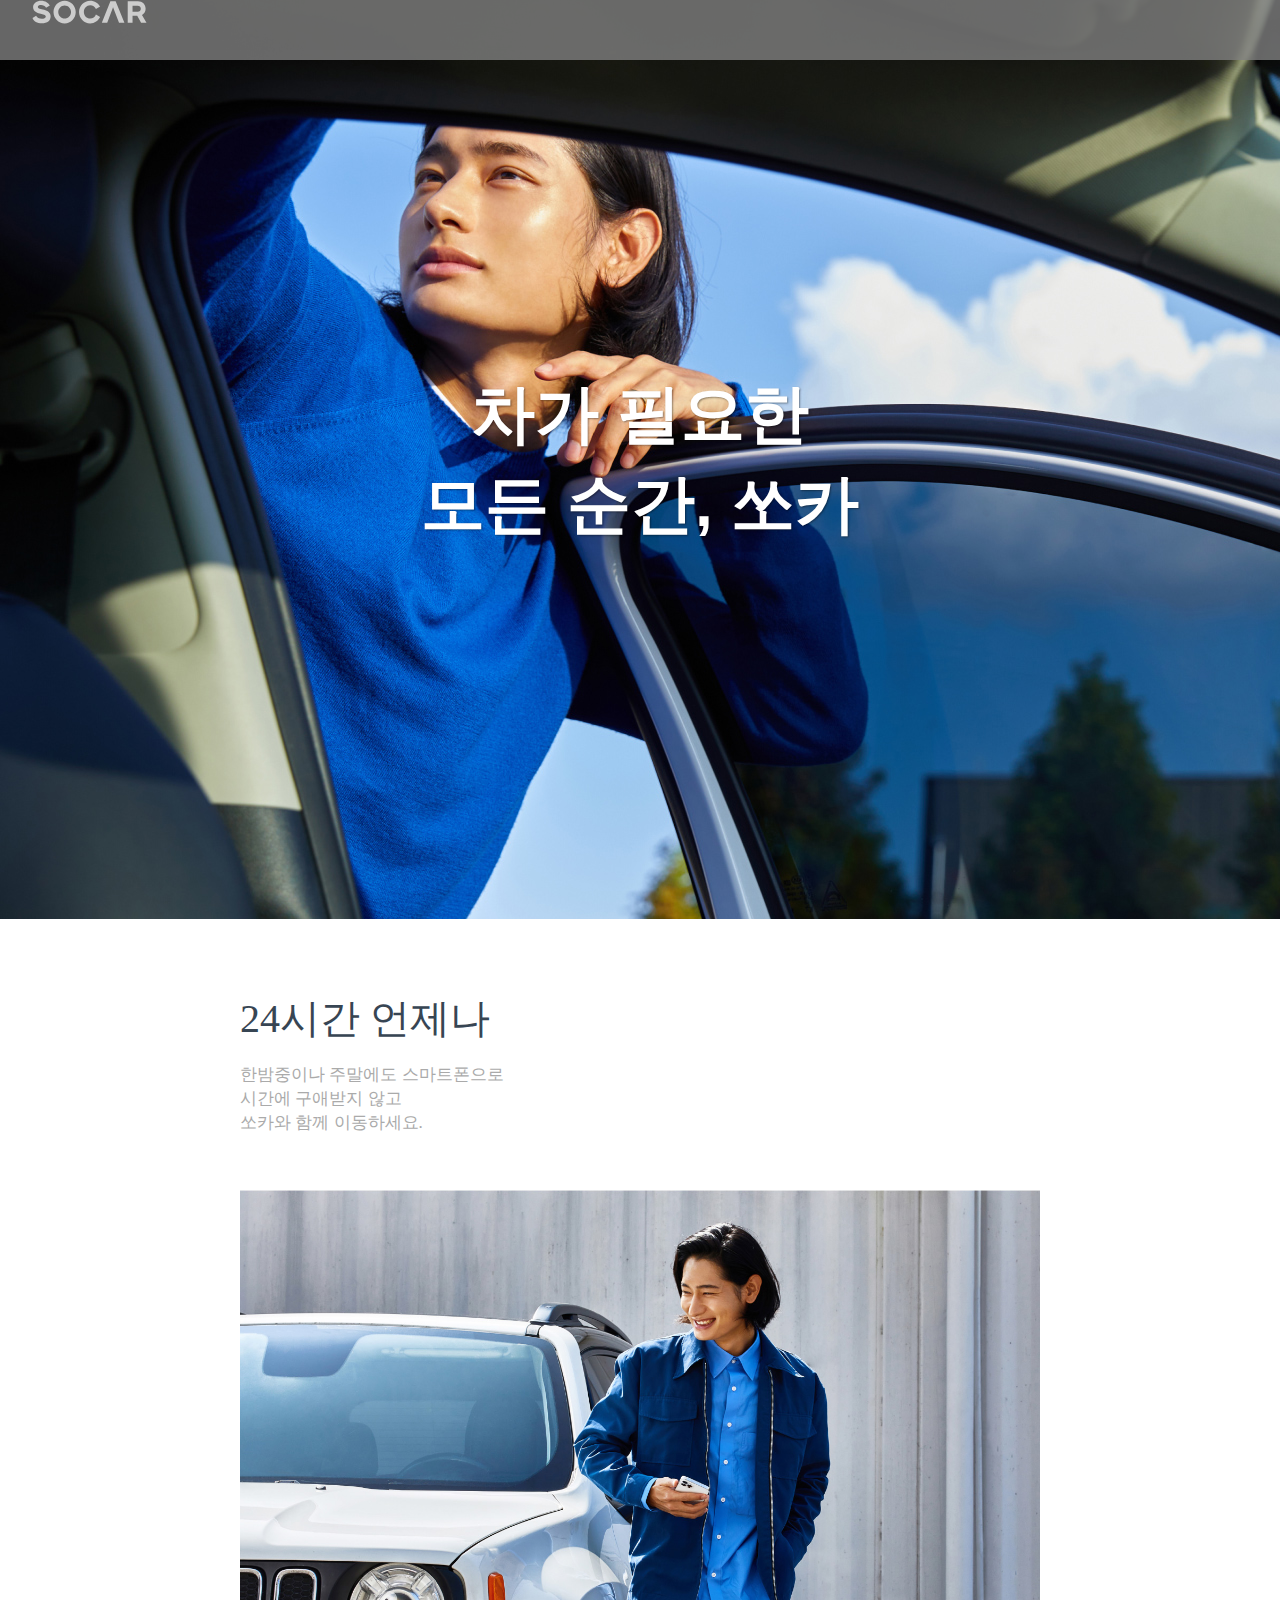
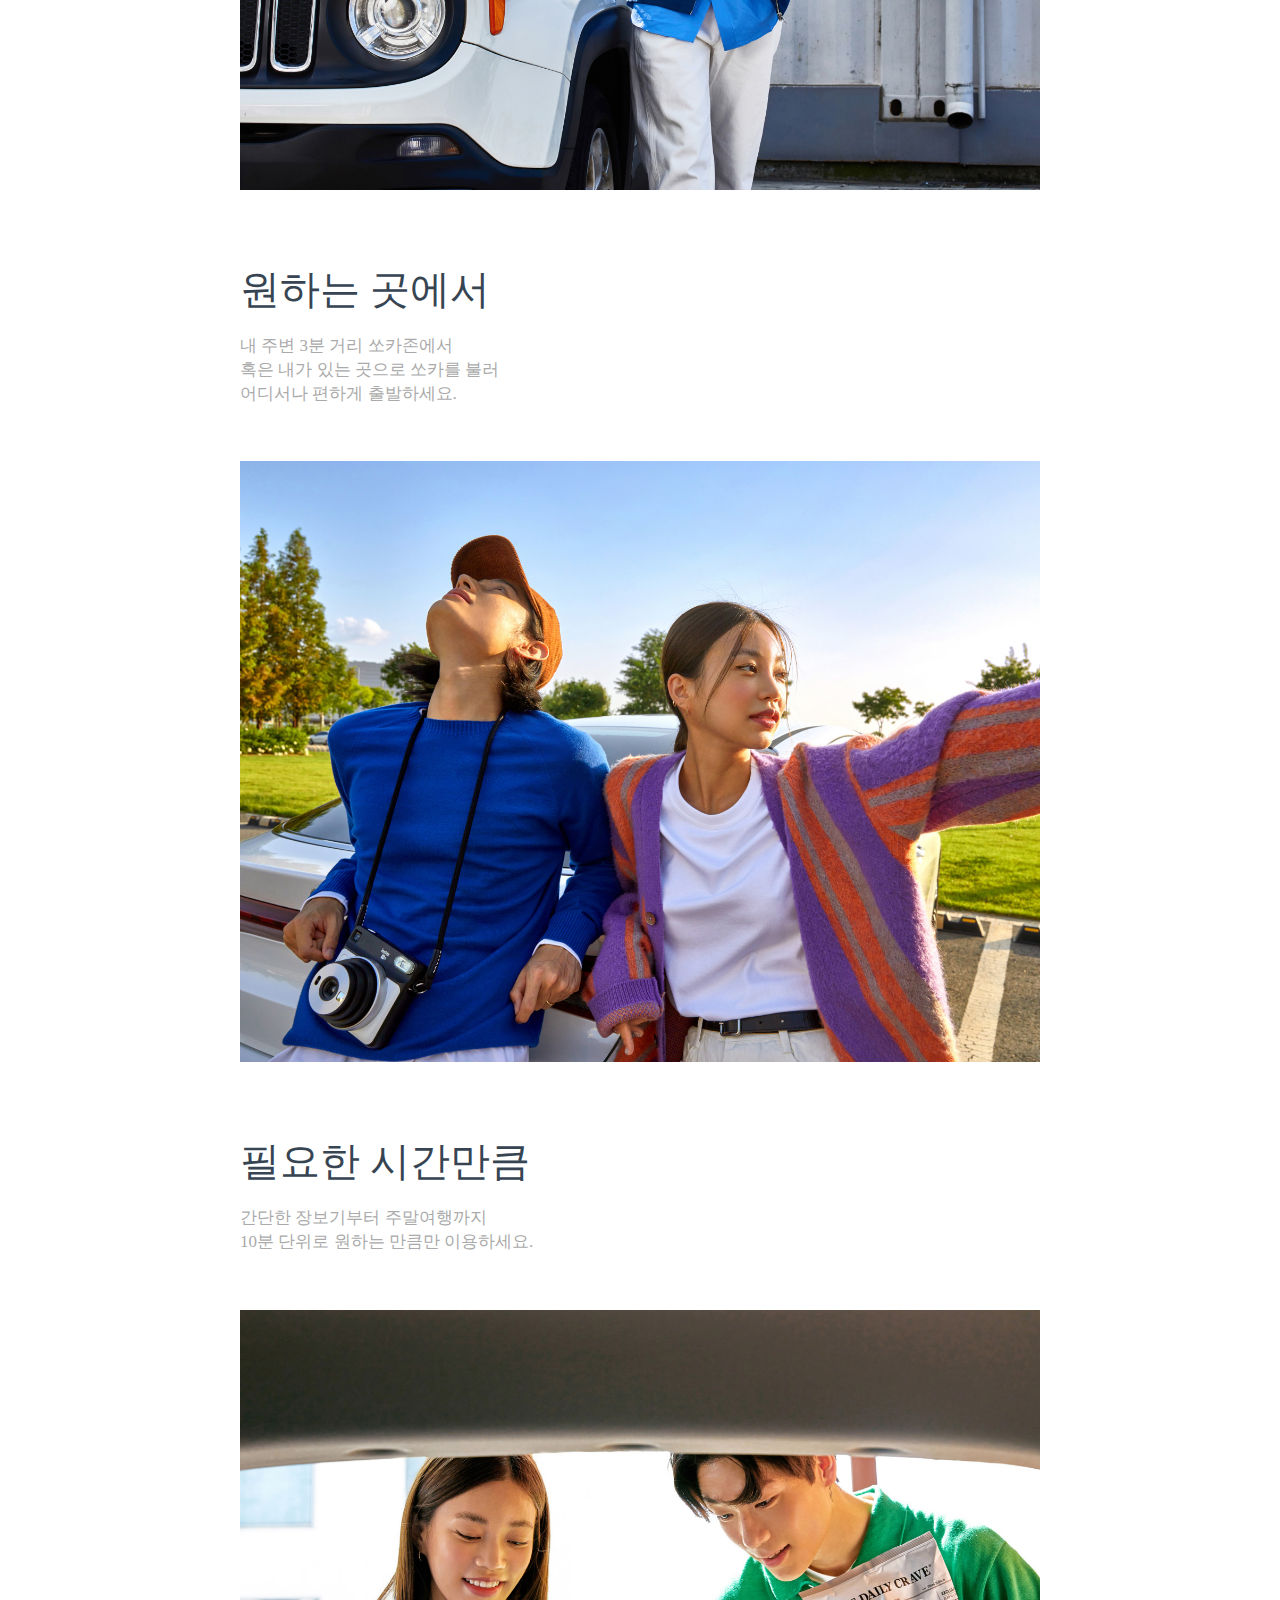
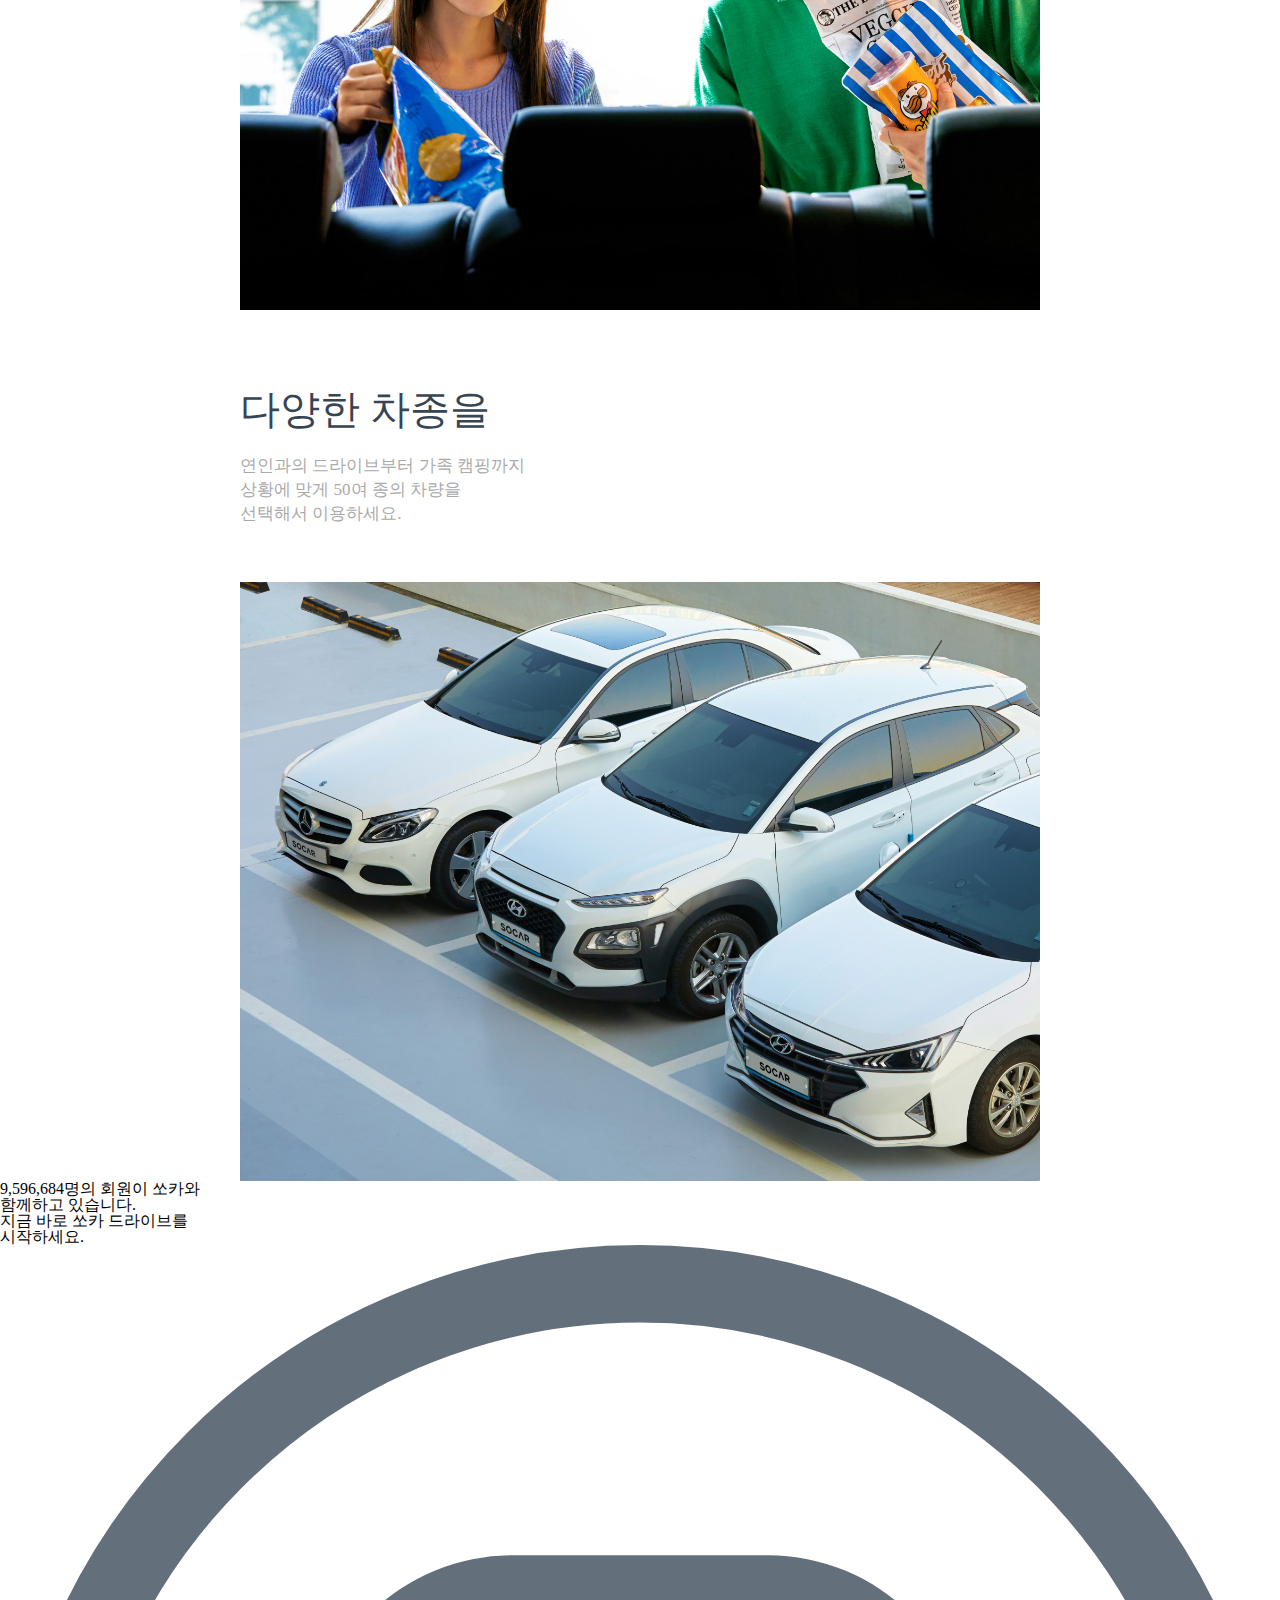
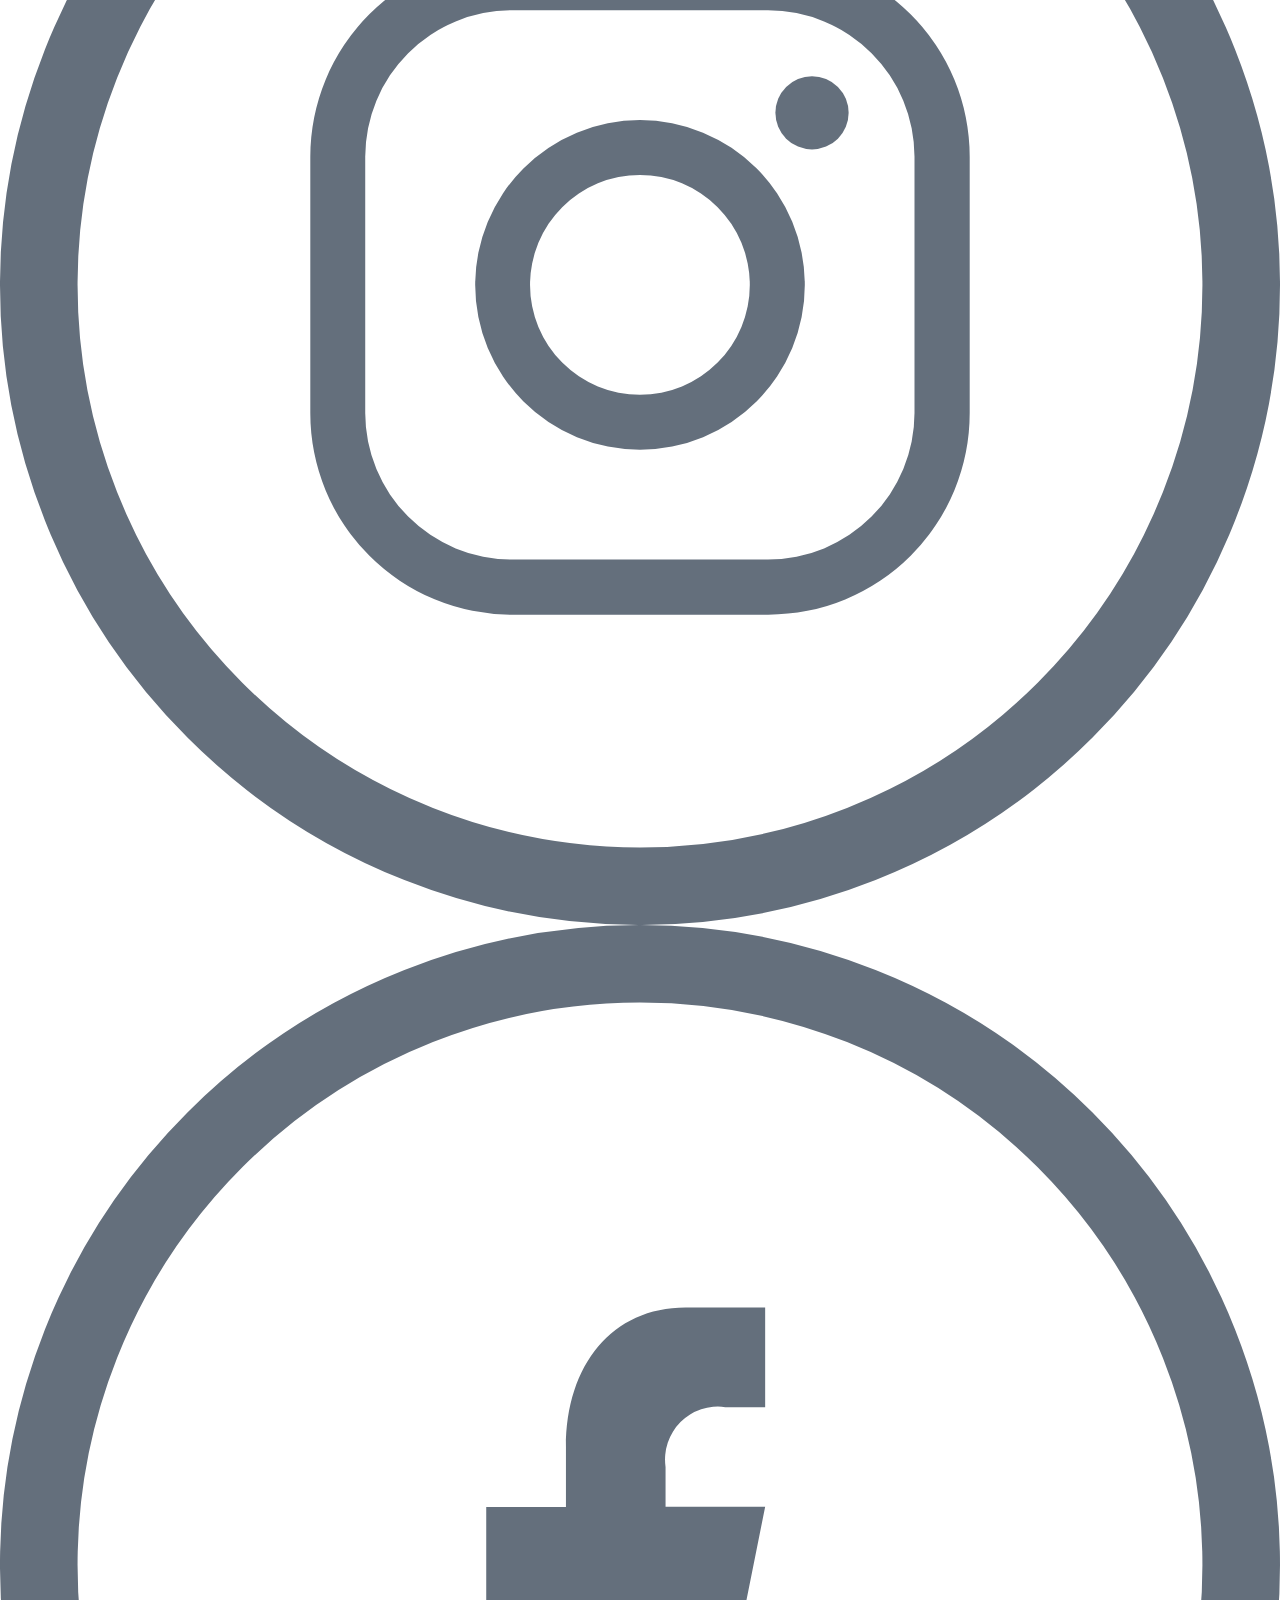
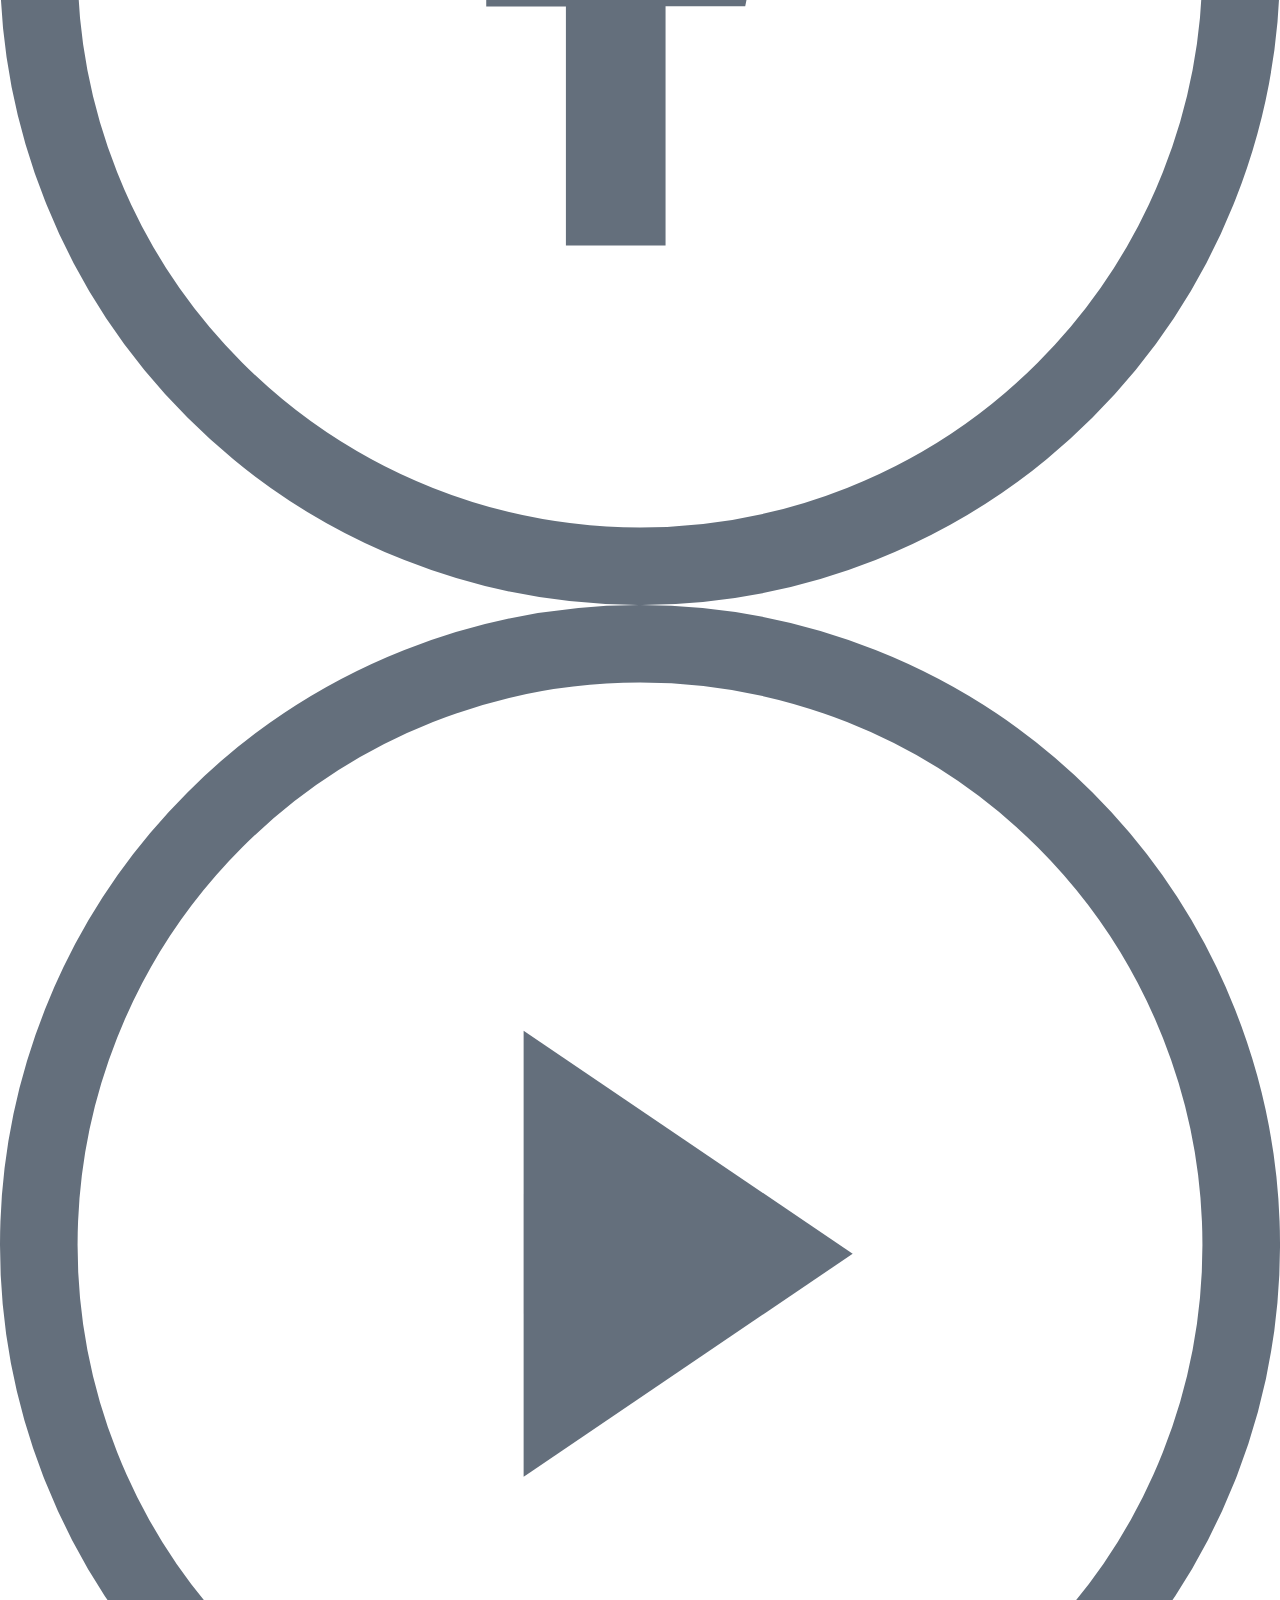
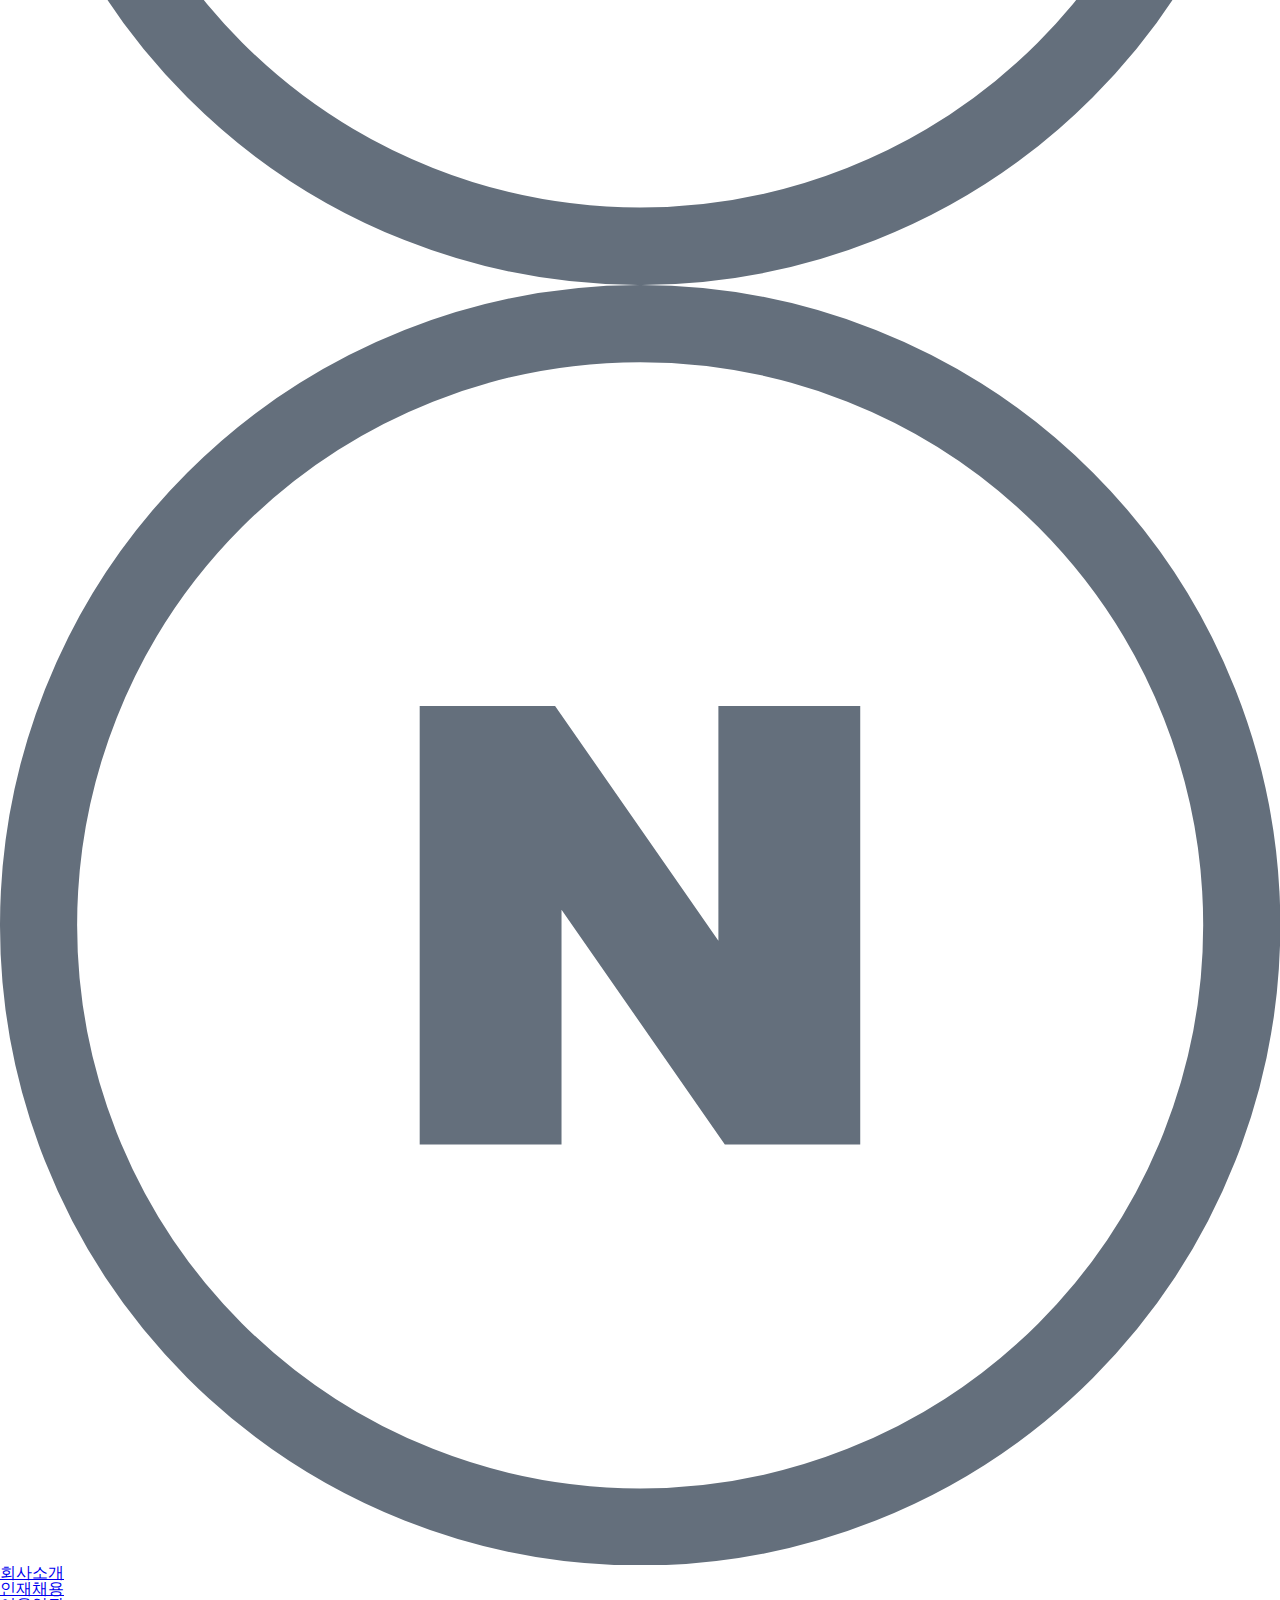
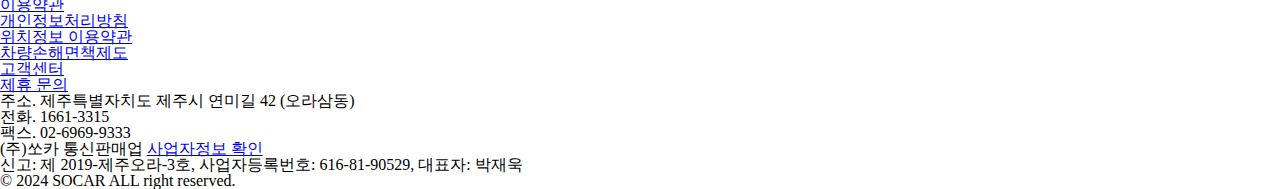
<file: socar/index.html>
<!DOCTYPE html>
<html lang="en">
<head>
    <meta charset="UTF-8">
    <meta name="viewport" content="width=device-width, initial-scale=1.0">
    <title>Document</title>
    <link rel="stylesheet" href="../reset.css">
    <link rel="stylesheet" href="index.css">
</head>
<body>
    
    <header>

        <div class="header-conatiner">

            <div class="socar-link">
                <img src="img/logo-w.svg" alt="w">
                <a href="https://www.socar.kr/"></a>
                <!-- 기억안남;; -->
            </div>
            
            <div class="ham-box">

                <span class="ham"></span>
                <span class="ham"></span>

            </div>
        </div>
    </header>

    <main>

        <h2>차가 필요한 <br>
        모든 순간, 쏘카</h2>

    </main>

    <section id="contents">

        <div class="section-container">
            <h3>24시간 언제나</h3>
            <p>한밤중이나 주말에도 스마트폰으로 <br>
            시간에 구애받지 않고 <br>
            쏘카와 함께 이동하세요.</p>
            <img src="img/usp_a.jpg" alt="a">
        </div>

        <div class="section-container">
            <h3>원하는 곳에서</h3>
            <p>내 주변 3분 거리 쏘카존에서 <br>
            혹은 내가 있는 곳으로 쏘카를 불러 <br>
            어디서나 편하게 출발하세요.</p>
            <img src="img/usp_b.jpg" alt="a">
        </div>

        <div class="section-container">
            <h3>필요한 시간만큼</h3>
            <p>간단한 장보기부터 주말여행까지 <br>
            10분 단위로 원하는 만큼만 이용하세요.</p>
            <img src="img/usp_c.jpg" alt="a">
        </div>

        <div class="section-container">
            <h3>다양한 차종을</h3>
            <p>연인과의 드라이브부터 가족 캠핑까지 <br>
            상황에 맞게 50여 종의 차량을<br>
            선택해서 이용하세요.</p>
            <img src="img/usp_d.jpg" alt="a">
        </div>
    </section>

    <section id="with">
        <h3><span class="blue-text" class="count">9,596,684</span>명의 회원이 쏘카와 <br>
        함께하고 있습니다. <br>
        지금 바로 <span class="blue-text">쏘카 드라이브</span>를 <br>
        시작하세요.</h3>
    </section>

    <footer>
        <div class="footer-container">

            <ul class="sns-container">
                <li class="sns-icon">
                    <a href="https://www.instagram.com/socar.kr/" target="_blank">
                        <img src="img/i-instagram.svg" alt="insta">
                    </a>
                </li>
                <li class="sns-icon">
                    <a href="https://www.facebook.com/socar.kr" target="_blank">
                        <img src="img/i-facebook.svg" alt="facebook">
                    </a>
                </li>
                <li class="sns-icon">
                    <a href="https://www.youtube.com/channel/UCsNtu0KJ3SJfs1zcQj8xEYQ" target="_blank">
                        <img src="img/i-youtube.svg" alt="i-youtube">
                    </a>
                </li>
                <li class="sns-icon">
                    <a href="https://blog.socar.kr/" target="_blank">
                        <img src="img/i-blog.svg" alt="naver">
                    </a>
                </li>
            </ul>

            <ul class="about-container">
                <li class="about">
                    <a href="https://www.socarcorp.kr/" target="_blank">회사소개</a>
                </li>
                <li class="about">
                    <a href="https://www.socarcorp.kr/careers/jobs" target="_blank">인재채용</a>
                </li>
                <li class="about">
                    <a href="https://www.socar.kr/terms" target="_blank">이용약관</a>
                </li>
                <li class="about" class="highlight">
                    <a href="https://socar-docs.zendesk.com/hc/ko/articles/360048398254-%EA%B0%9C%EC%9D%B8%EC%A0%95%EB%B3%B4%EC%B2%98%EB%A6%AC%EB%B0%A9%EC%B9%A8" target="_blank">개인정보처리방침</a>
                </li>
                <li class="about" class="highlight">
                    <a href="https://socar-docs.zendesk.com/hc/ko/articles/360049150593-%EC%9C%84%EC%B9%98%EC%A0%95%EB%B3%B4-%EC%9D%B4%EC%9A%A9%EC%95%BD%EA%B4%80" target="_blank">위치정보 이용약관</a>
                </li>
                <li class="about" class="highlight">
                    <a href="https://socar-docs.zendesk.com/hc/ko/articles/360052593593-%EC%8F%98%EC%B9%B4-%EC%B0%A8%EB%9F%89%EC%86%90%ED%95%B4%EB%A9%B4%EC%B1%85%EC%A0%9C%EB%8F%84-%EC%9D%B4%EC%9A%A9%EC%95%BD%EA%B4%80" target="_blank">차량손해면책제도</a>
                </li>
                <li class="about">
                    <a href="https://socarhelp.zendesk.com/hc/ko" target="_blank">고객센터</a>
                </li>
                <li class="about">
                    <a href="#">제휴 문의</a>
                    <!-- 얜 모달인듯 공부 더하고 만들기 -->
                </li>
            </ul>

            <ul class="ct-container">
                <li class="ct">주소. 제주특별자치도 제주시 연미길 42 (오라삼동)</li>
                <li class="ct">전화. 1661-3315</li>
                <li class="ct">팩스. 02-6969-9333</li>
            </ul>

            <div class="info-container">
                <p>(주)쏘카 통신판매업 <a href="https://www.ftc.go.kr/bizCommPop.do?wrkr_no=6168190529&apv_perm_no=" target="_blank">사업자정보 확인</a></p>
                <p>신고: 제 2019-제주오라-3호, 사업자등록번호: 616-81-90529, 대표자: 박재욱</p>
                <p>&#169; 2024 SOCAR ALL right reserved.</p>
            </div>
        </div>
    </footer>
</body>
</html>
</file>
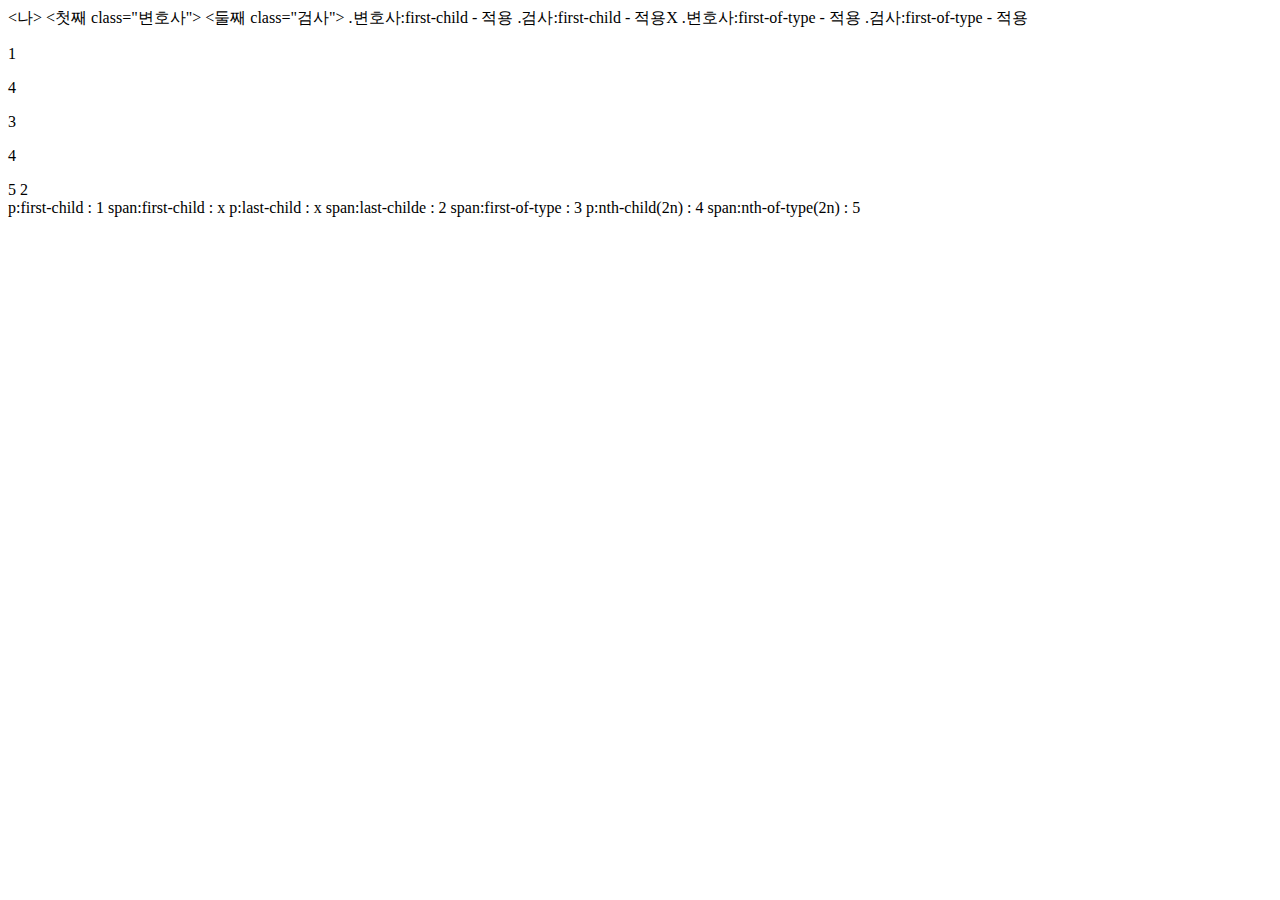
<file: css/child.html>
<!DOCTYPE html>
<html lang="en">
<head>
    <meta charset="UTF-8">
    <meta name="viewport" content="width=device-width, initial-scale=1.0">
    <title>Document</title>
</head>
<body>
    <나>
        <첫째 class="변호사"></첫째>
        <둘째 class="검사"></둘째>
    </나>

    .변호사:first-child - 적용

    .검사:first-child - 적용X

    .변호사:first-of-type - 적용

    .검사:first-of-type - 적용

    <div class="container">
        <p>1</p>
        <p>4</p>
        <span>3</span>
        <p>4</p>
        <span>5</span>
        <span>2</span>
    </div>

    p:first-child : 1
    span:first-child : x

    p:last-child : x
    span:last-childe : 2

    span:first-of-type : 3

    p:nth-child(2n) : 4
    span:nth-of-type(2n) : 5
</body>
</html>
</file>
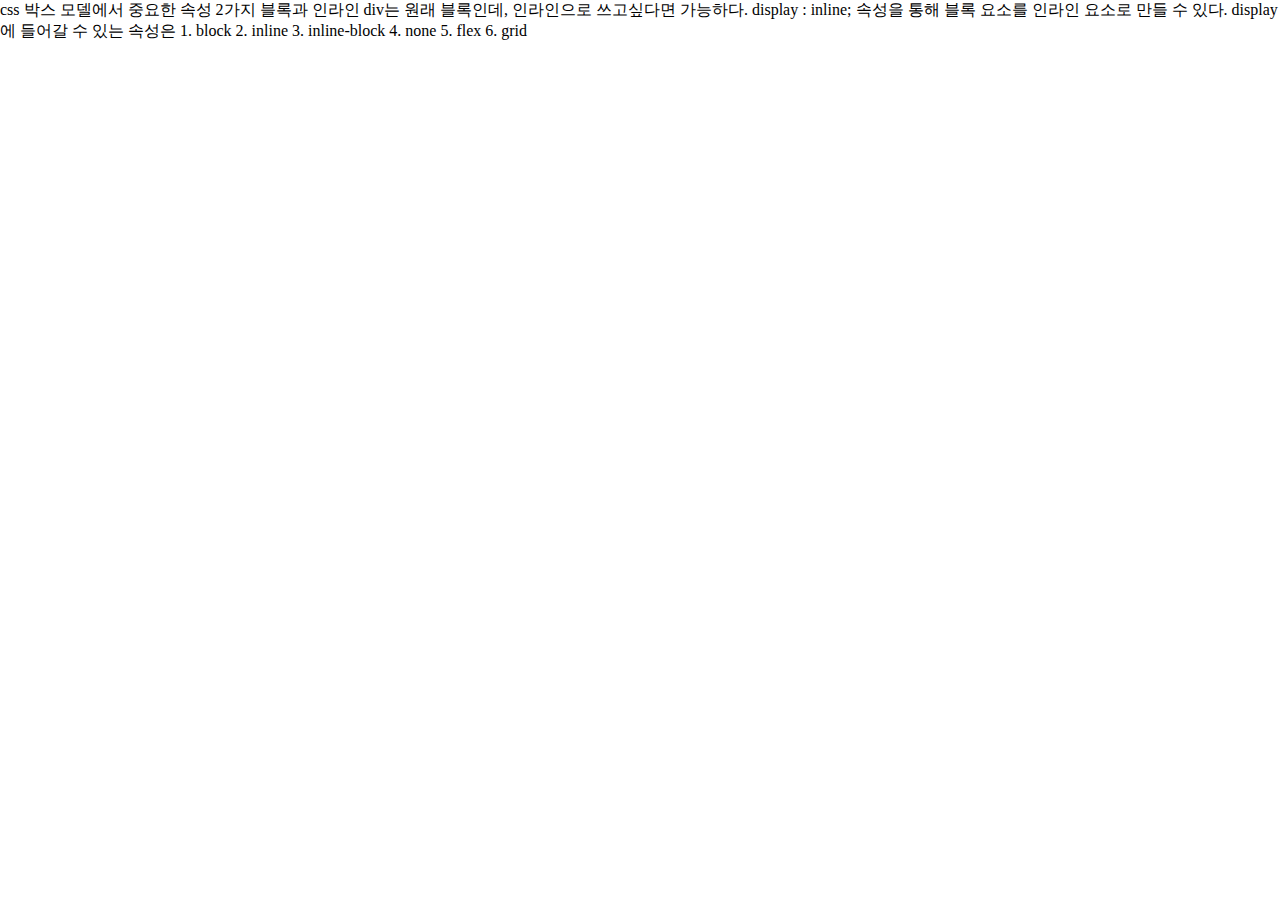
<file: css/display.html>
<!DOCTYPE html>
<html lang="en">
<head>
    <meta charset="UTF-8">
    <meta name="viewport" content="width=device-width, initial-scale=1.0">
    <title>Document</title>
    <style>
        * {
            margin: 0;
            padding: 0;
        }

        .box {
            width: 200px;
            height: 200px;
            background-color: gray;

            display: none;
        }
    </style>
</head>
<body>

    css 박스 모델에서 중요한 속성 2가지

    블록과 인라인

    div는 원래 블록인데, 인라인으로 쓰고싶다면 가능하다. 

    display : inline; 속성을 통해 블록 요소를 인라인 요소로 만들 수 있다.

    display에 들어갈 수 있는 속성은

    1. block
    2. inline
    3. inline-block
    4. none
    5. flex
    6. grid

    <!-- 
        이중 3번 inline-block같은 경우는 
        block 속성을 유지하면서 inline의 흐름을 따를 수 있게 해주는데,
        블록을 한 줄에 배치해주는 유용한 속성이지만
        구조를 잡는데 사용하기에는 적합하지 않다.
        block요소를 baseline위에 얹어야 되는 상황에서는 굉장히 유용하다.
      -->

    <!-- 
        4번 none은 개체를 아예 출력하지 않는 속성.
        웹에서 컨텐츠를 숨기는 방법은 여러가지가 있는데 그 중 가장 강력한 방식
     -->

    <div class="box"></div>
     <!-- 
        display : none같은 속성은 정적인 웹사이트에서는 필요 없을 수 있다. 
        하지만 반응형 웹이나 사용자의 행동에 따라 반응하는 인터렉티브웹 같은 경우에는
        유용하게 쓰일 수 있다.

        하지만 display 속성 특성상 애니메이션 구현에 쓰는건 어렵다.
      -->
    
</body>
</html>
</file>
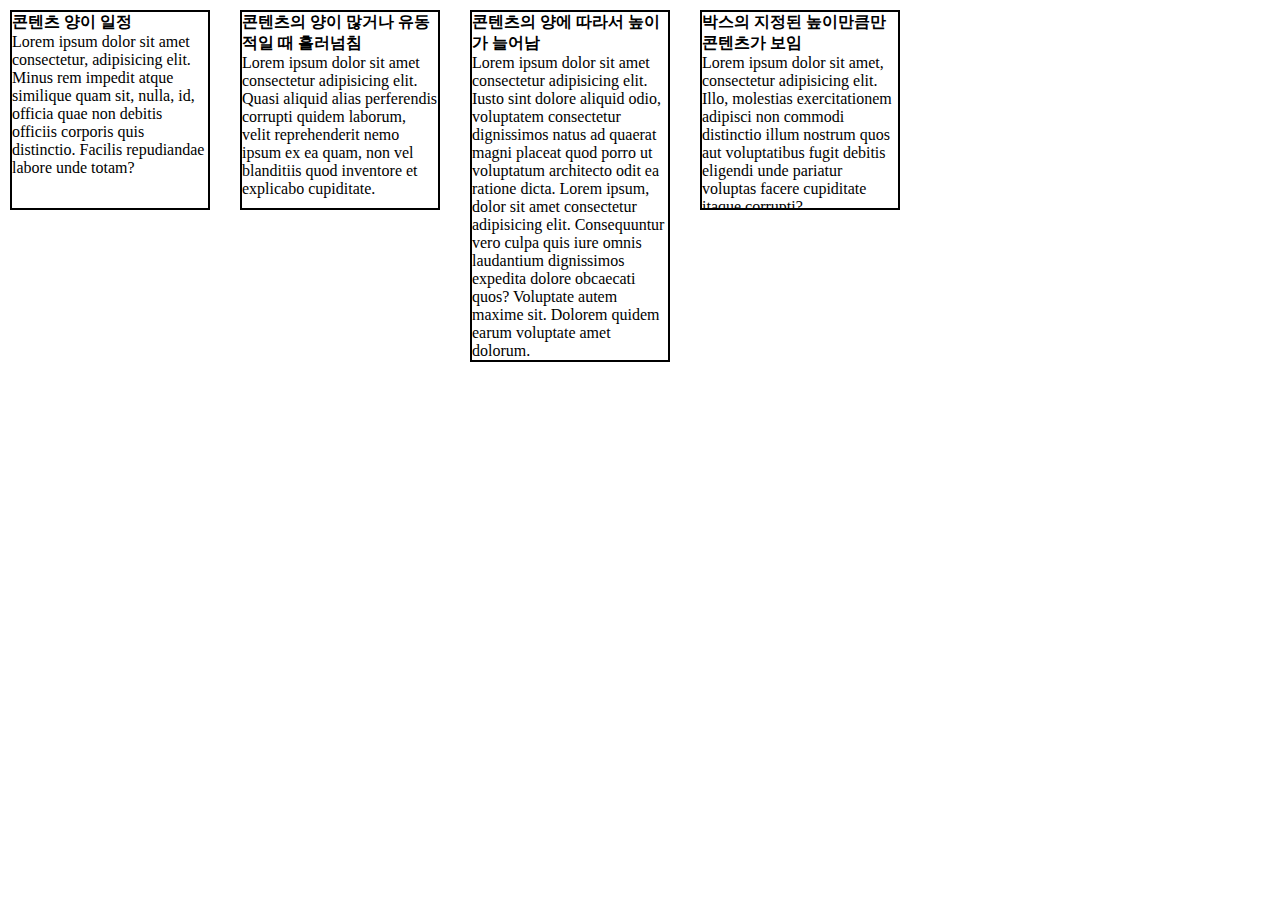
<file: css/overflow.html>
<!DOCTYPE html>
<html lang="en">
<head>
    <meta charset="UTF-8">
    <meta name="viewport" content="width=device-width, initial-scale=1.0">
    <title>Document</title>
    <style>

        /* 책 8-5 예제 */

        * {
            margin: 0;
            padding: 0;
        }

        .container {
            display: flex;
            gap: 30px;
            padding: 10px;
        }

        .content {
            width: 200px;
            height: 200px;
            border: 2px solid black;
            box-sizing: border-box;
        }

        .hieght-auto {
            height: auto;

            /* overflow <- 역할 없음 왜냐? height가 설정이 안되어있어서 글자의 양에 따라 칸이 늘어나는건 당연한것임! */
            /* 글자랑 사진이랑 겹칠때 가끔 사용행 !  자세한건 깃허브 선생님꺼 */
        }

        .overhidden {
            overflow: hidden;

            /* overflow가 제대로 작동하고 있는 곳 */
            /* 텍스트는 웬만하면 hidden을 잘 적용시켜주자~ */
        }
    </style>

</head>

<body>
    <div class="container">
        <div class="content">
            <h4>콘텐츠 양이 일정</h4>
            <p>Lorem ipsum dolor sit amet consectetur, adipisicing elit. 
                Minus rem impedit atque similique quam sit, nulla, id, officia quae non debitis officiis corporis quis distinctio. 
                Facilis repudiandae labore unde totam?
            </p>
        </div>
        
        <div class="content">
            <h4>콘텐츠의 양이 많거나 유동적일 때 흘러넘침</h4>
            <p>
                Lorem ipsum dolor sit amet consectetur adipisicing elit.
                Quasi aliquid alias perferendis corrupti quidem laborum, velit reprehenderit nemo ipsum ex ea quam, non vel blanditiis quod inventore et explicabo cupiditate.
            </p>
        </div>
    
        <div class="content hieght-auto">
            <h4>콘텐츠의 양에 따라서 높이가 늘어남</h4>
            <p>
            Lorem ipsum dolor sit amet consectetur adipisicing elit. 
            Iusto sint dolore aliquid odio, voluptatem consectetur dignissimos natus ad quaerat magni placeat quod porro ut voluptatum architecto odit ea ratione dicta.
            Lorem ipsum, dolor sit amet consectetur adipisicing elit. Consequuntur vero culpa quis iure omnis laudantium dignissimos expedita dolore obcaecati quos?
            Voluptate autem maxime sit. Dolorem quidem earum voluptate amet dolorum.
            </p>
        </div>
    
        <div class="content overhidden">
            <h4>박스의 지정된 높이만큼만 콘텐츠가 보임</h4>
            <p>
            Lorem ipsum dolor sit amet, consectetur adipisicing elit. 
            Illo, molestias exercitationem adipisci non commodi distinctio illum nostrum quos aut voluptatibus 
            fugit debitis eligendi unde pariatur voluptas facere cupiditate itaque corrupti?
            </p>
        </div>
    </div>
</body>
</html>
</file>
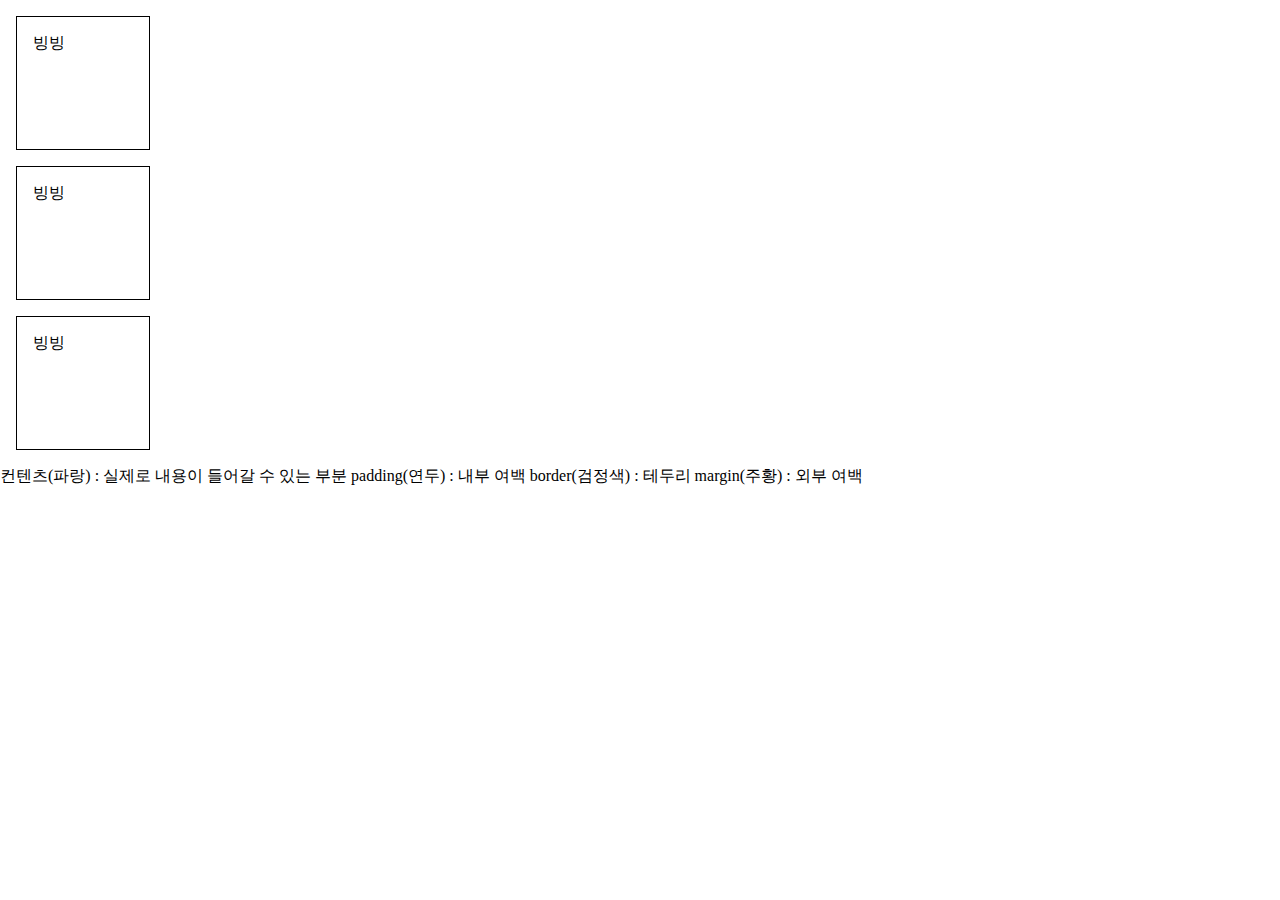
<file: css/여백.html>
<!DOCTYPE html>
<html lang="en">
<head>
    <meta charset="UTF-8">
    <meta name="viewport" content="width=device-width, initial-scale=1.0">
    <title>Document</title>
    <style>
        *{
            margin: 0;
            padding: 0;
        }

        .box{
            /* background-color : pink; */
            /* width, height : 컨텐츠의 너비, 높이를 설정하는 속성 */
            width: 100px;
            height: 100px;
            /* boader : 테두리를 설정하는 속성.순서대로 굵기, 선타입 색상이다. 순서는 섞여도 된다. */
            border: 1px solid black;
            /* 박스의 내부 여백을 설정하는 속성 */
            padding: 16px;
            /* 박스의 외부 여백을 설정하는 속성 */
            margin: 16px;
        }
    </style>
</head>

<body>
    <div class="box">빙빙</div>
    <div class="box">빙빙</div>
    <div class="box">빙빙</div>
    <!-- 마진은 사회적 거리두기같은 것 -->
    <!-- 각 사람한테 5m씩 떨어지라고 명령했다고 10m 떨어지진 않는 것처럼 -->
    <!-- 마진을 16px 지정하게 되면 합쳐서 32px 떨어지는 것이 아니라 그냥 16px만큼만 떨어지게 된다. -->
    
    

    컨텐츠(파랑) : 실제로 내용이 들어갈 수 있는 부분
    padding(연두) : 내부 여백
    border(검정색) : 테두리
    margin(주황) : 외부 여백
</body>
</html>
</file>
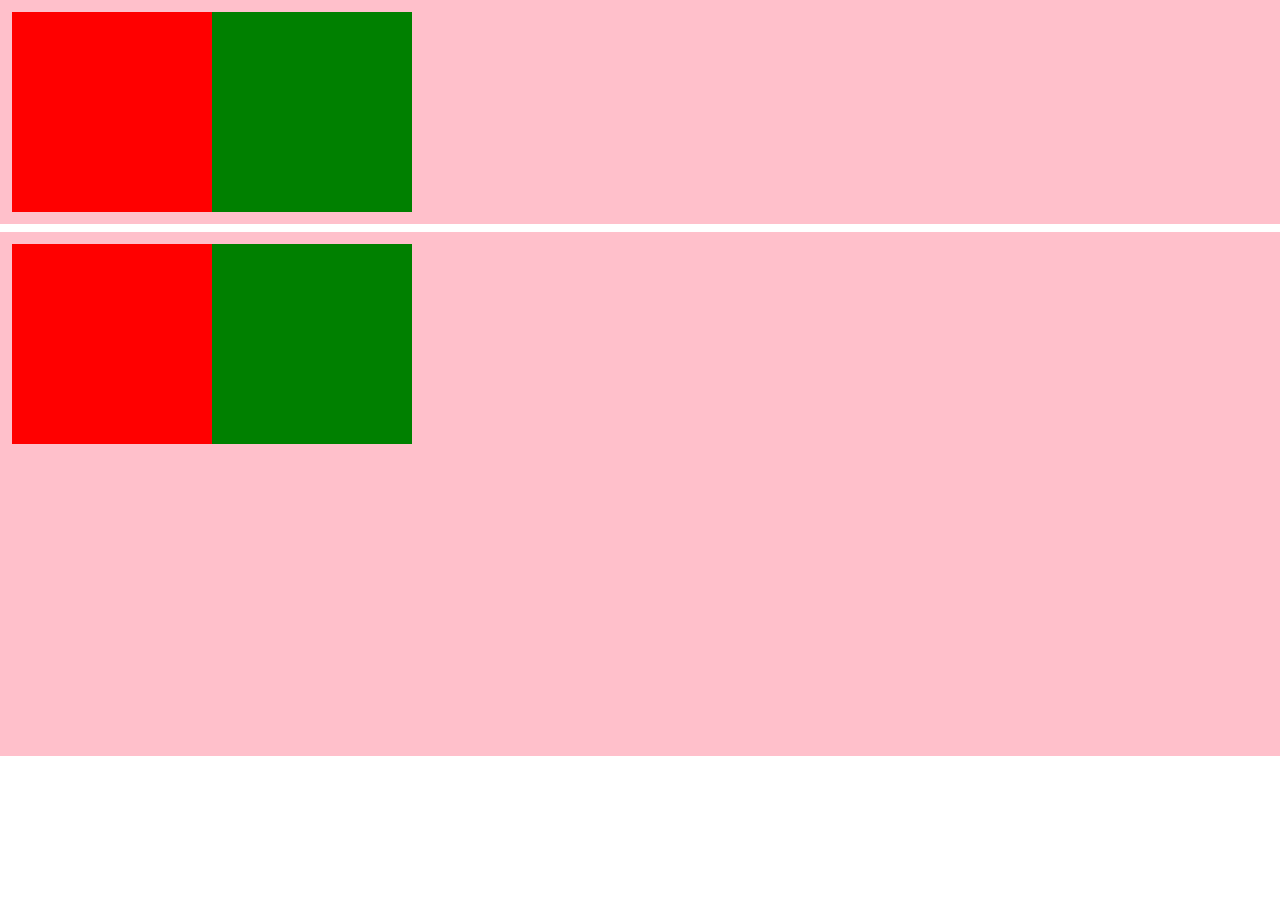
<file: css/정렬.html>
<!DOCTYPE html>
<html lang="en">
<head>
    <meta charset="UTF-8">
    <meta name="viewport" content="width=device-width, initial-scale=1.0">
    <title>Document</title>
    <style>
        * {
            margin: 0;
            padding: 0;
        }

        .box {
            width: 200px;
            height: 200px;
        }
        

        /* 자식 요소들을 일렬로 정렬해주는 속성 */

        .container {
            display: flex;
            padding: 12px;
            background-color: pink;

            margin-bottom: 8px;
        }

        .red {
            background-color: red;
        }
        .green {
            background-color: green;
        }

        .test {
            height: 500px;

            /* !수평 흐름 방향 정렬 */
            justify-content: ;
            /* flex-start : 왼쪽, 위쪽 */
            /* center : 중앙 */
            /* flex-end : 오른쪽, 아래쪽 */
            /* space-between : 첫 번째와 마지막 개체를 양 끝에 붙이고 나머지를 동일한 여백으로 배치 */



            /* space-around : 모든 개체 양쪽에 여백을 동일하게 나눠주는 방식 */
            /* space-evenly : 모든 여백을 동일한 크기로 설정*/

            

            /* !수직 흐름 방향 정렬 */
            align-items: ;
            /* flex-start (기본값) */
            /* center */
            /* flex-end */
            
        }
    </style>
</head>
<body>
    <div class="container">
        <div class="red box"></div>
        <div class="green box"></div>
    </div>

    <div class="container test">
        <div class="red box"></div>
        <div class="green box"></div>
    </div>

    <!-- div.container -> div.red.box + div.green.box -->
</body>
</html>
</file>
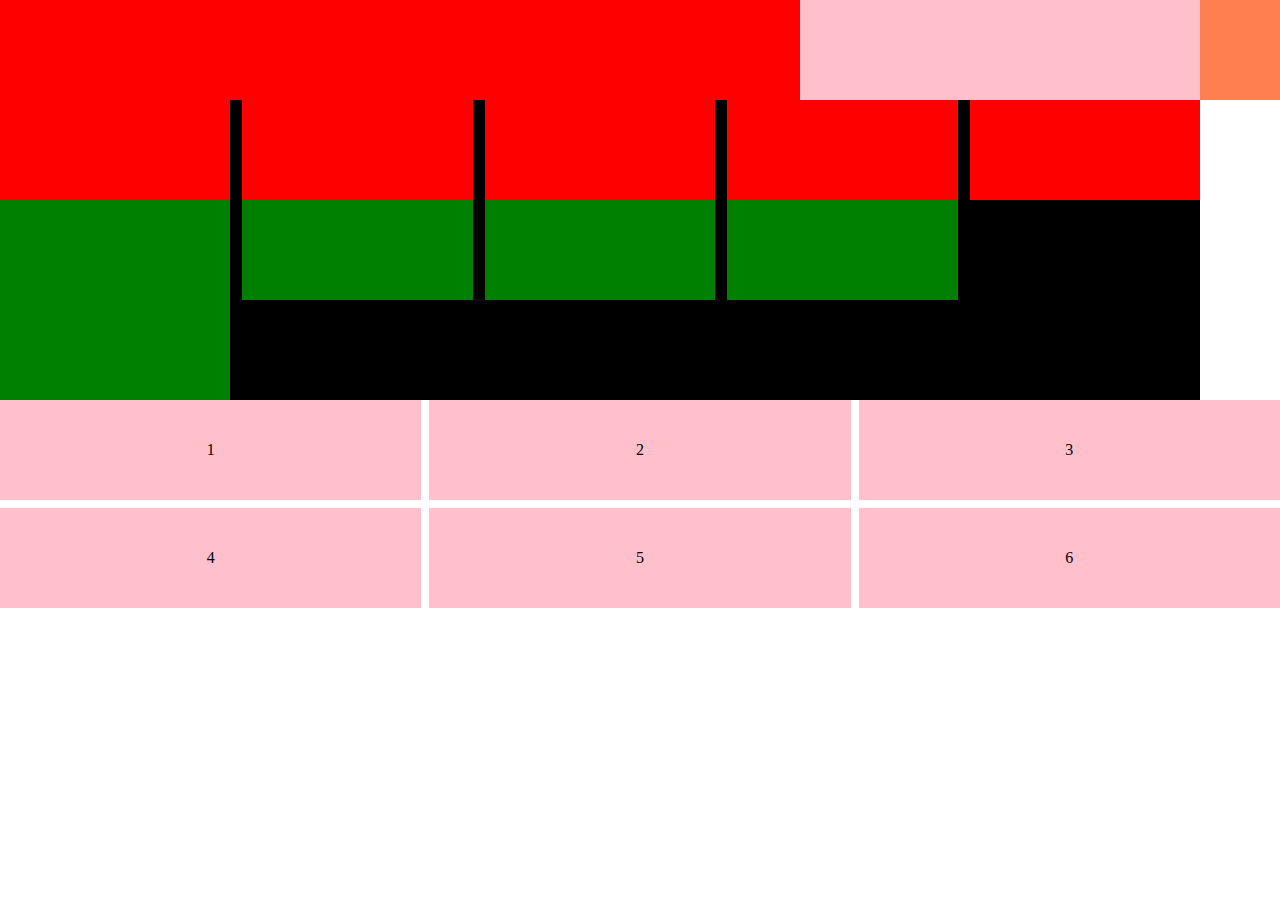
<file: css/정렬2.html>
<!DOCTYPE html>
<html lang="en">
<head>
    <meta charset="UTF-8">
    <meta name="viewport" content="width=device-width, initial-scale=1.0">
    <title>Document</title>
    <style>
        * {
            margin: 0;
            padding: 0;
        }

        .flex-box {
            display: flex;
        }

        .box100 {
            width: 100%;
            height: 100px;

            background-color: red;
        }

        .box50 {
            width: 50%;
            height: 100px;

            background-color: pink;
        }

        .box10 {
            width: 10%;
            height: 100px;

            background-color: coral;
        }

        .flex-box2 {
            display: flex;
            gap: 12px;
            width: 1200px;
            background-color: black;
        }

        /* flex는 자식요소들의 크기를 유연하게 설정 */
        /* 자식이 커서 부모를 넘칠때 */
        /* 비율에 맞게 자동으로 줄여준다. */

        .float-box {
            background-color: black;
            width: 1200px;
            overflow: hidden;
        }

        .float-5div {
            width: 230.41px;
            height: 100px;
            background-color: green;
            margin-right: 12px;

            float: left;
        }

        .flex-box-wrap {
            /* width: 1216px; */
            display: flex;

            gap: 8px;

            /* 넘치는 컨텐츠 줄이는 대신에 줄바꿈하기 */
            flex-wrap: wrap;
        }

        .product {

            /* 이렇게 고정값으로 작성하게 되면 */
            /* 부모 컨텐츠 크기가 달라졌을때 망가지기 쉽다 */
            /* width: 400px; */

            /* 계산식을 안다면 다음과 같이 쓰는게 좋다 */
            /* 포스트잇 (선생님 깃허브 참고-root) */
            width: calc((100% - (8px * 2)) / 3);


            height: 100px;
            background-color: pink;

            /* 텍스트정렬한것임 */
            display: flex;
            justify-content: center;
            align-items: center;
        }
    </style>
</head>
<body>
    <div class="flex-box">
        <div class="box100"></div>
        <div class="box50"></div>
        <div class="box10"></div>
    </div>

    <div class="flex-box2">
        <div class="box100"></div>
        <div class="box100"></div>
        <div class="box100"></div>
        <div class="box100"></div>
        <div class="box100"></div>
    </div>

    <div class="float-box">
        <div class="float-5div"></div>
        <div class="float-5div"></div>
        <div class="float-5div"></div>
        <div class="float-5div"></div>
        <div class="float-5div"></div>
    </div>
    </div>

    <div class="flex-box-wrap">
        <div class="product">1</div>
        <div class="product">2</div>
        <div class="product">3</div>
        <div class="product">4</div>
        <div class="product">5</div>
        <div class="product">6</div>
    </div>
    
</body>
</html>
</file>
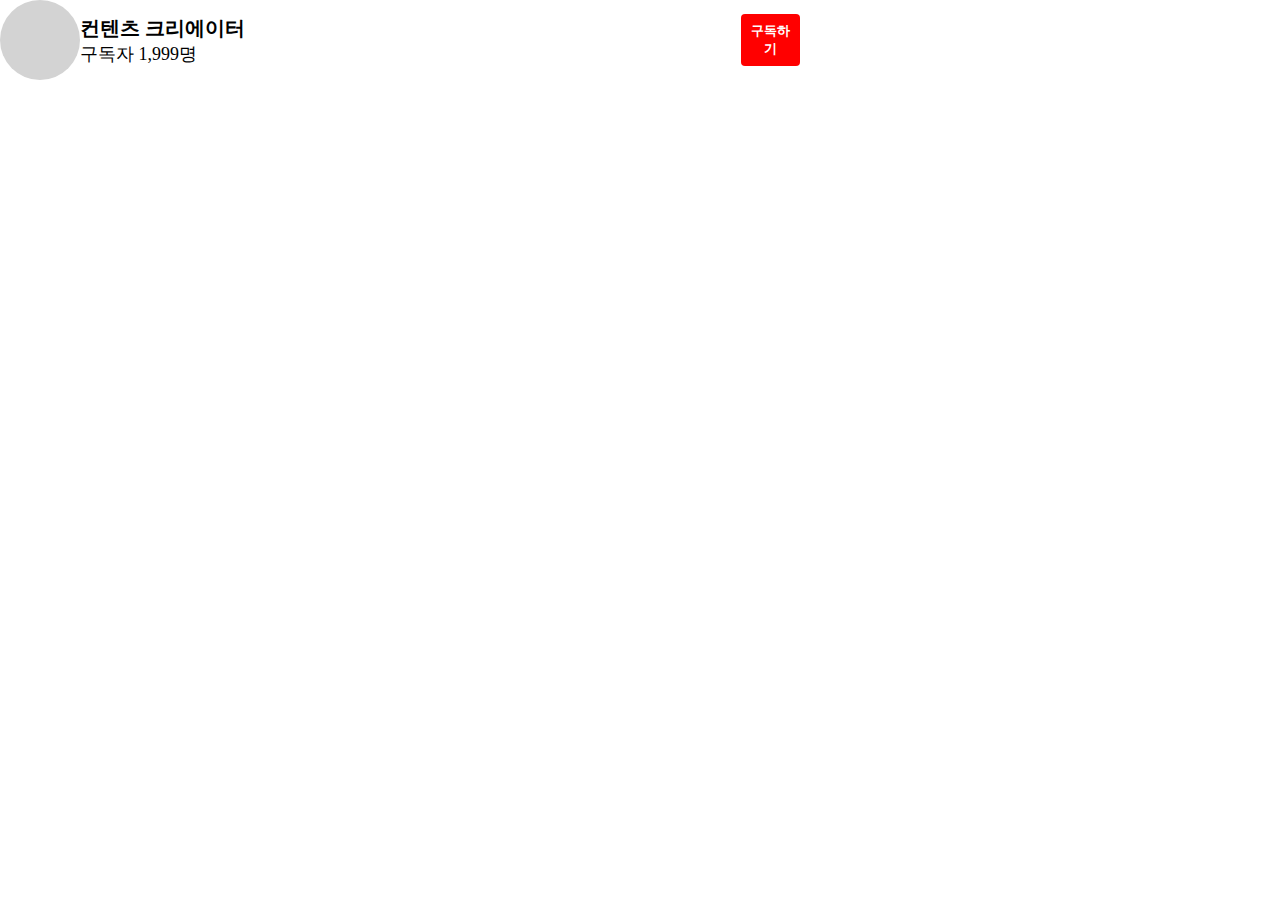
<file: css/정렬3.html>
<!DOCTYPE html>
<html lang="en">
<head>
    <meta charset="UTF-8">
    <meta name="viewport" content="width=device-width, initial-scale=1.0">
    <title>Document</title>
    <style>
        * {
            margin: 0;
            padding: 0;
        }

        .container {
           display: flex;
           width: 800px;
           align-items: center;
        }

        .user-thumb {
            width: 80px;
            height: 80px;

            background-color: lightgray;

            border-radius: 50%;

            /* shrink : 수축, 1은 ㅇㅇ 0은 ㄴㄴ */
            /* 이 속성으로 컨텐츠가 수축하는 것을 막을 수 있다. */
            flex-shrink: 0;

            /* grow와 동일하게 비율로 계산해서 수축하게 할 수 있다. */
        }

        .meta-container {
            width: 100%;
            /* flex-grow: 1; */
            /* flex-grow 속성은 컨텐츠의 크기를 늘려 부모컨텐츠의 빈칸을 채워주는 속성 */
            /* 여러 개체에 flex-grow 속성이 들어가면 비율로 크기를 나눠가진다. */
            /* A: flex-gorw: 1;
               B: flex-grow: 3; 일때
               A는 25%, B는 75%를 차지하게 된다. */
            /* flex-grow를 갖지 않은 다른 컨텐츠가 있을땐 해당 컨텐츠를 제외한 나머지 영역을 나눠가진다. */
            
        }

        .user-name {
            font-size: 20px;
            font-weight: bold;
        }
        .user-subs-count {
            font-size: 18px;
        }

        .subs-button {
            /* 버튼 몬나니 기본 모양 초기화 시켜줘야댐 */
            border: none;
            /* 버튼색 */
            background-color: red;
            /* 글자색 */
            color: white;
            /* 글자굵기 */
            font-weight: bold;

            /* 내부여백 */
            padding: 8px;
            /* 모서리 둥글기 */
            border-radius: 4px;
        }

    </style>
</head>
<body>
    <!-- flex의 자식요소들은 기본적으로 부모를 넘칠 때 수축하는 성질이 있다. -->
    <!-- = 특정 속성을 주면 수축하지 않게끔 할 수 있다. -->

    <!-- display: flex -->
    <!-- flex : 이런 속성도 있다. -->

    <!-- display: flex는 부모에게 적용하는 속성이고 -->
    <!-- flex: 속성은 자식에게 직접 적용하는 속성이다. -->

    <div class="container">
        <div class="user-thumb">
        </div>
        <div class="meta-container">
            <h3 class="user-name">컨텐츠 크리에이터</h3>
            <p class="user-subs-count">구독자 1,999명</p>
        </div>
        <button class="subs-button">구독하기</button>
    </div>



    <!-- flex 관련 속성 -->
    <!-- shrink, grow, basis -->
    <!-- shrink : 수축 grow : 늘어남 basis : 기본 크기 지정 -->
    <!-- flex-basis랑 width의 차이가 뭔가? -->

    <!-- 
        case l. lfex-direction이 row가 아니라 column일때
     -->

     <!-- 
        case 2. width는 무조건 고정, flex-basis는 최솟값
        근데 min-width라는 속성 또한 최솟값
      -->

      <!-- 
        flex : 2 1 50% 이런 식으로도 작성 가능

        ->

        flex-grow :2 
        flex-shrink :1
        flex-basis :50%
        와 같다. 
        
       -->

</body>
</html>
</file>
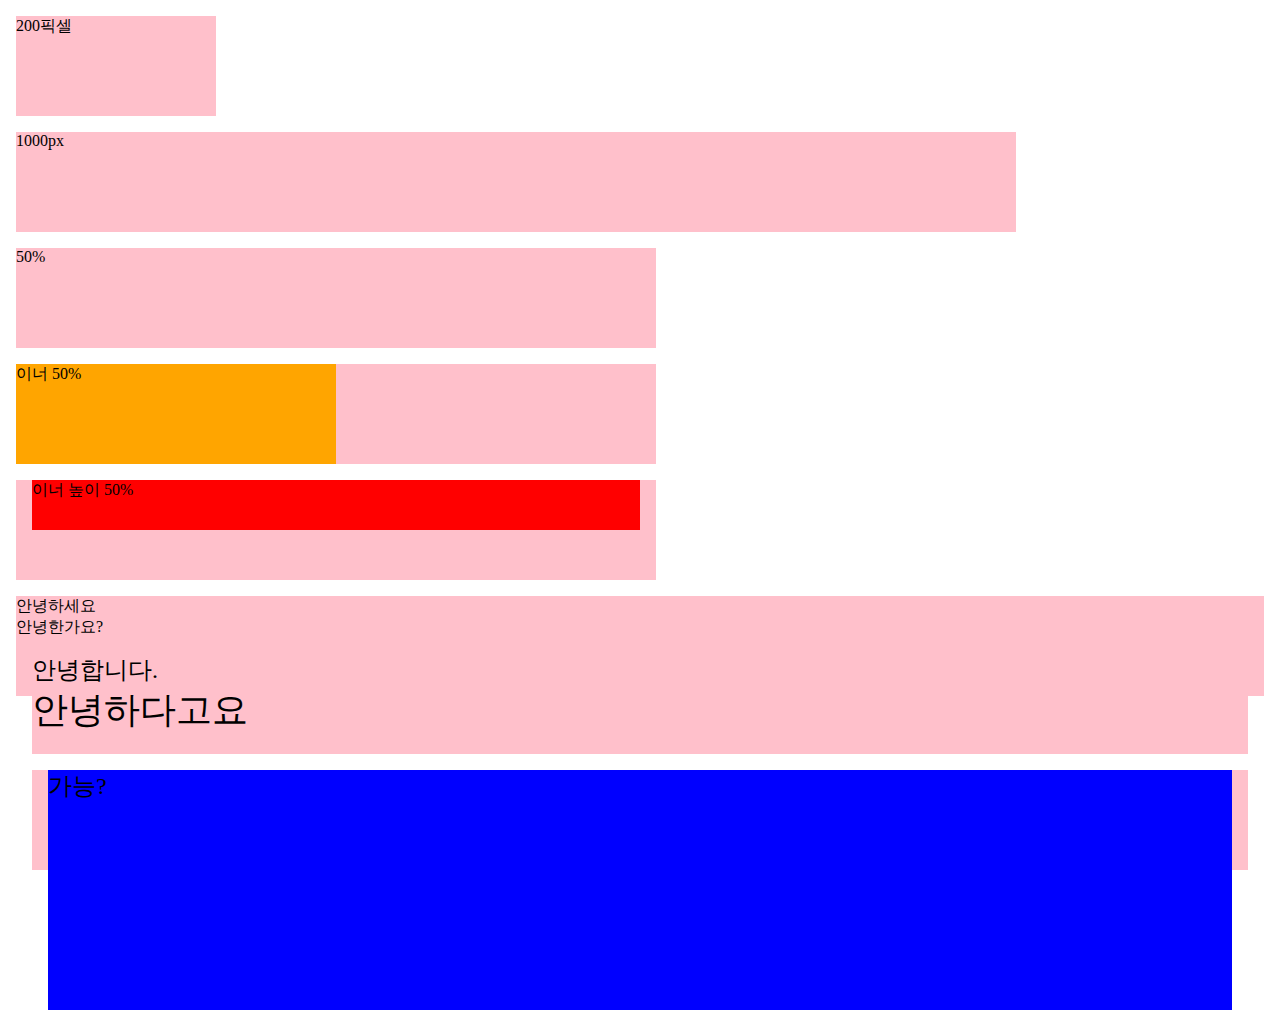
<file: css/크기.html>
<!DOCTYPE html>
<html lang="en">
<head>
    <meta charset="UTF-8">
    <meta name="viewport" content="width=device-width, initial-scale=1.0">
    <title>Document</title>
    <style>
        * {
            margin: 0;
            padding: 0;
        }

        div {
            background-color: pink;
            height: 100px;

            margin: 16px;
        }

        .box-px {
            width: 200px;
        }

        .box-1000px {
            width: 1000px;
        }

        .box-50per {
            width: 50%;
        }

        .inner-box-50per {
            width: 50%;
            background-color: orange;
            margin: 0;
        }

        .inner-height-50per {
            height: 50%;
            background-color: red;
        }

        .em-50per {
            font-size: 0.75em;
        }

        .em-150per {
            font-size: 1.5em;
        }

        .inner-box-em {
            height: 10em;
            background-color: blue;
        }

    </style>
</head>
<body>
    
    <!-- 제일 기본이 되는 고정 값 -->
    <!-- 다른 컨텐츠에 영향을 안 받는 값이라 어려울게 없다. -->
    <div class="box-px">200픽셀</div>
    <div class="box-1000px">1000px</div>

    <!-- 비율에 따라 크기가 변하는 값 -->
    <!-- 기준은 해당 컨텐츠의 부모의 크기다. -->
    <div class="box-50per">50%</div>

    <!-- body가 1000px이면 -->
    <!-- div.box50per 는 500px -->
    <!-- div.inner-box-50per 는 250px가 된다. -->
    <div class="box-50per">
        <div class="inner-box-50per">이너 50%</div>
    </div>

    <!-- 웹은 세로로 길어지고 가로는 제한된 구조 -->
    <!-- 가로에 %를 주는건 전혀 문제가 안된다. -->
    <!-- 하지만 세로에 크기를 줄 때는 고민을 해봐야 한다. -->

    <!-- 컨텐츠가 많아지더라도 높이가 늘어나지 않는 (예를들어 쇼핑몰 상품) 컨텐츠에는 -->
    <!-- height를 고정값 (px)로 줘도 괜찮다. -->
    <!-- 하지만 일반적인 컨텐츠는 내용이 늘어남에 따라 같이 height도 커져야 하기 때문에 -->
    <!-- 일반적으로 고정된 height를 주는건 문제가 발생할 여지가 있다. -->

    <!-- 그럼 기변값(%)은 어떨까? -->
    <!-- %는 부모 컨텐츠를 기준으로 크기가 정해진다. -->
    <!-- height: %값을 줄 컨텐츠의 부모, 조상에 height 값이 없다면 결국 body를 기준으로 계산이 될텐디 -->
    <!-- body는 height : auto로 되어있다. -->
    <!-- 애초에 기준이 없기 때문에 height : 100%같은 속성은 제대로 작동하지 않을 때가 굉장히 많다. -->
    <!-- 적용이 될 때는 어떤때일까? -->
    <!-- 부모컨텐츠에 height가 정해져 있을 때 -->

    <div class="box-50per">
        <div class="inner-height-50per">
         이너 높이 50%
        </div>
    </div>


    <!-- vw, vh -->
    <!-- viewport width, viewport height -->
    <!-- 백분율값으로 쓰게 되고, 100vh 라고 쓰게 되면 브라우저 높이만큼 커진다. -->
    <!-- width: 100vw -> 아쉬운 부분이 있다. -->
    <!-- 스크롤바의 크기는 인식하지 못해 종종 스크롤바 만큼 넘친다. -->
    
    <!-- 재미있는 점 : 같은 속성에만 영향을 받는 %와는 다르게(height: 100%하면 부모의 height에만 영향받) -->
    <!-- height: 50vw (높이를 뷰포트 가로 50%만큼 설정) -->

    <!-- 위 같은 설정은 일반적이진 않으나 특정 상황에서 굉장히 유용하게 쓸 수 있다. -->
    <!-- ex. 유튜브 동영상 넣을 때-->

    



    <!-- em rem -->
    <!-- 폰트 크기를 설정하는 값 -->
    <!-- html의 기본 폰트 크기는 16px을 기준으로 한다. -->
    <!-- em이라는 단위는 폰트 사이즈를 비율로 상속받는 태그 -->

    <!-- div : 16px -->
    <div>
        안녕하세요
        <!-- p : 12px -->
        <p class="em-75per">
            안녕한가요?
        </p>
        <!-- div : 24px -->
        <div class="em-150per">
            안녕합니다.
            <!-- p : 36px -->
            <p class="em-150per">
                안녕하다고요
            </p>
        </p>

    </div>

    <!-- rem -->
    <!-- root em : html 기본 폰트 사이즈를 불러온다. -->
    <!-- font-size: 1rem = 16px -->
    <!-- em단위를 중첩해서 쓰다보면 기본 사이즈로 돌아가기가 어렵다. -->

    <!-- ex. em을 계속 중첩하다 보니까 폰트 사이즈가 13.744px이 됨 -->
    <!-- 이때 몇을 곱해야 16px로 돌아갈까? -->
    <!-- 이런 계산이 번거롭기 때문에, 원점으로 돌아갈 수 있는 rem단위를 지원 -->
    <!-- 1rem을 쓰면 원점인 16px로 계산 -->

    <!-- 그냥 16px 쓰면 안되나요? -->
    <!-- html자체의 폰트 사이즈를 변경한 상황이면 16px이 아닐 수 있기 때문에 -->
    <!-- em단위를 초기화한다는 개념이면 rem을 쓰는게 맞다. -->

    <!-- height : 10em -->

    <div style="font-size: 24px;">
        <div class="inner-box-em">
            가능?
        </div>
    </div>

    <!-- 결론 -->
    <!-- 고정값 : px -->
    <!-- 기변값 : % -->
    <!-- 뷰 포인트 기준 영향 vw, vh -->
    <!-- 폰트 기준 크기 em, rem -->

</body>
</html>
</file>
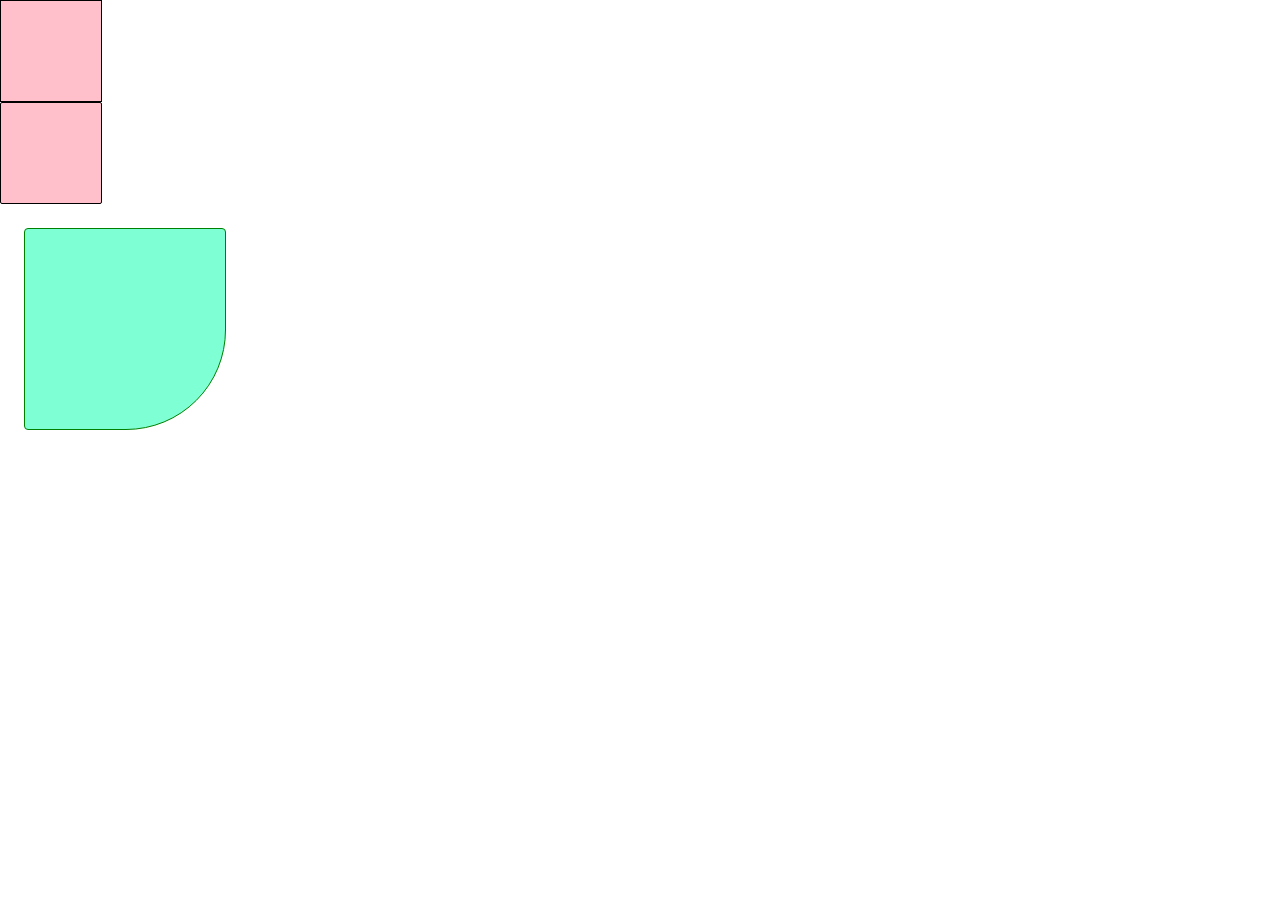
<file: css/테두리.html>
<!DOCTYPE html>
<html lang="en">
<head>
    <meta charset="UTF-8">
    <meta name="viewport" content="width=device-width, initial-scale=1.0">
    <title>Document</title>
    <style>
        *{
            margin: 0;
            padding: 0;
        }
        
        .box {
            width: 100px;
            height: 100px;
            background-color: pink;

            /* 가장 많이 쓰는 형태 : border: 1px solid black; */

            /* 굵기 */
            border-width: 1px;
            /* 선 모양 */
            border-style: solid;
            /* 색깔 */
            border-color: black;
       
        }

        .round-box {
            width: 100px;
            height: 100px;
            border: 1px solid black;
            background-color: pink;

            /* 테두리를 둥글게 만들어주는 속성 */
            /* 수치는 2-8px 정도가 무난하다. */
            /* 너무 높게 주면 디자인이 과하게 귀여워질 수 있다. */
            border-radius: 2px;
        }

        .one-side-round {
            width: 200px;
            height: 200px;
            background-color: aquamarine;
            border-radius: 4px;
            border-bottom-right-radius: 100px;
            border: 1px solid green;

            /* border-radius:4px; */

            /* 4개 속성을 적을 때는 왼쪽 위부터 시계방향 적용 */
            /* border-radius: 4px 4px 4px 4px; */

            /* 2개 속성을 적을 때는 속성이 번갈아 들어간다. */
            /* border-radius: 4px 24px; */
            /* border-radius: 4px 24px 4px 24px; */

            /* border-top-left-radius: 4px;
            border-top-right-radius: 4px;
            border-bottom-left-radius: 4px;
            border-bottom-right-radius: 4px; */


            margin: 24px;
        }

    </style>
</head>

<body>

    <div class="box"></div> 

    <!-- div.box = div class -->

    <div class="round-box"></div>

    <div class="one-side-round"></div>

</body>
</html>
</file>
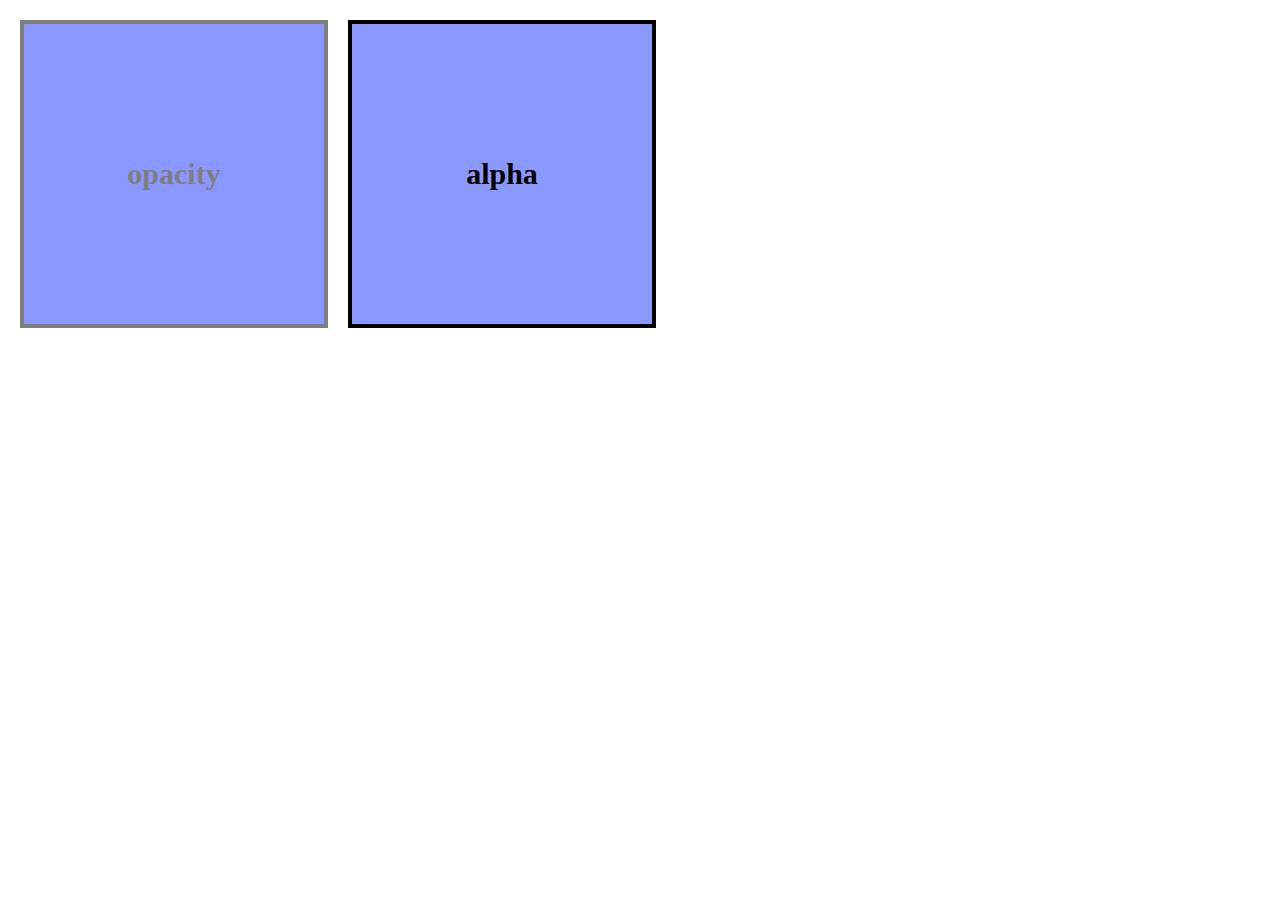
<file: css/투명도.html>
<!DOCTYPE html>
<html lang="en">
<head>
    <meta charset="UTF-8">
    <meta name="viewport" content="width=device-width, initial-scale=1.0">
    <title>Document</title>
    <style>
        * { 
            margin: 0;
            padding: 0;
        }

        body {
            display: flex;
            padding: 20px;
            gap: 20px;
        }

        h2 {
            width: 300px;
            /* line-height: 300px; */
            height: 300px;
            /* text-align: center; */
            font-size: 30px;
            /* margin: 20px; */
            border: 4px solid black;
            /* float: left; */

            display: flex;
            justify-content: center;
            align-items: center;
        }

        .box1 { 
            background-color: #1732ff;
            opacity: 0.5;
        }

        .box2 {
            background-color: rgba(23, 50, 250, 0.5);
        }
    </style>
</head>
<body>
    <h2 class="box1">opacity</h2>
    <h2 class="box2">alpha</h2>
</body>
</html>
</file>
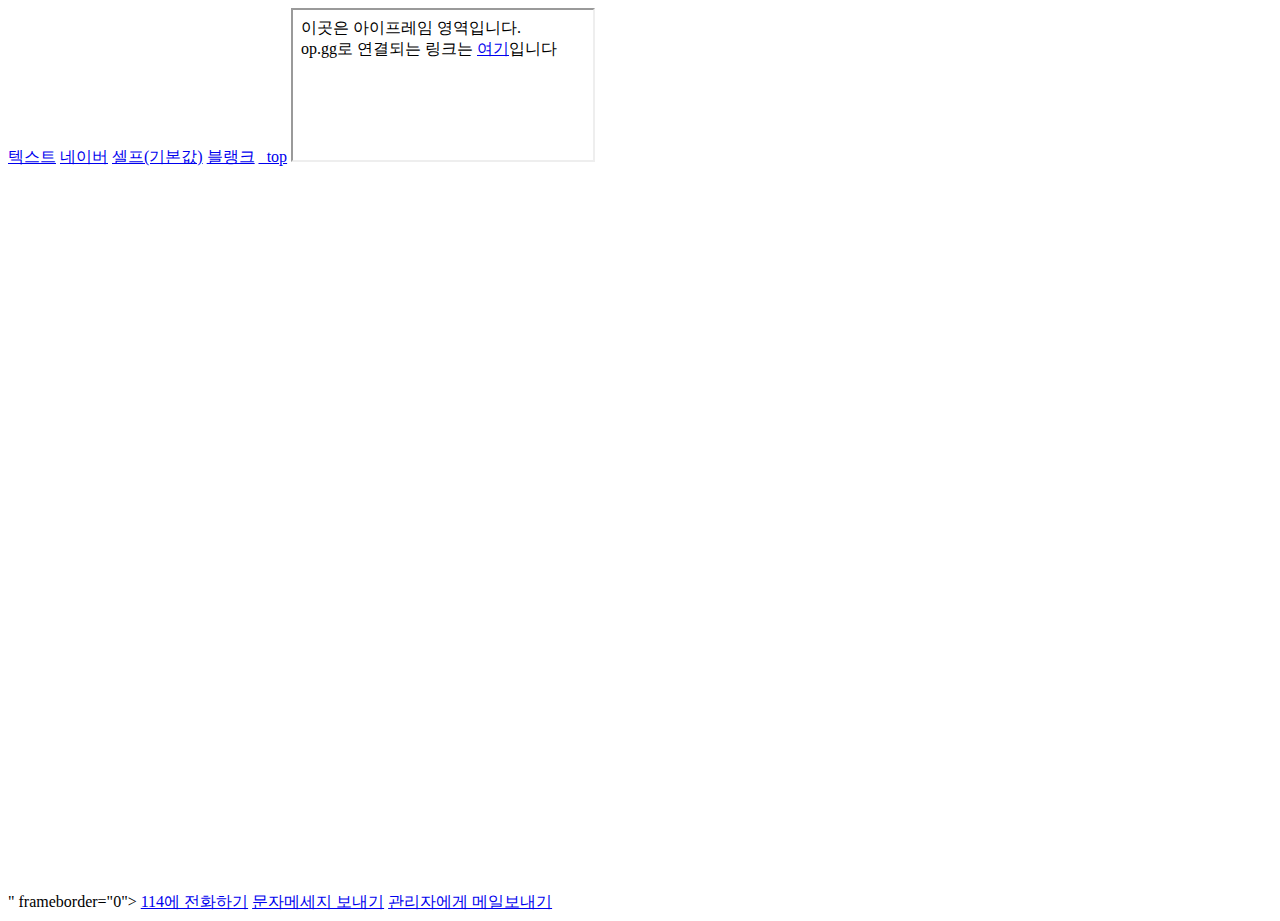
<file: html/a.html>
<!DOCTYPE html>
<html lang="en">
<head>
    <meta charset="UTF-8">
    <meta name="viewport" content="width=device-width, initial-scale=1.0">
    <title>하이퍼링크</title>
</head>
<body>
    <!-- #: 임시링크 -->
    <a href="#">텍스트</a>
    <!-- 기본적인 사용법 -->
    <a href="https://naver.com">네이버</a>

    <!-- alt+방향키 : 위아래로 줄 단위 위치변경 -->


    <!-- line12와 똑같이 작동 -->
    <a href="https://naver.com" target="_self">셀프(기본값)</a>

    <!-- 새 창에 페이지 열기 -->
    <a href="https://naver.com" target="_blank">블랭크</a>

    
    
    <!-- 요즘은 잘 안쓰임 -->
    

    <!-- iframe 태그와 함께 사용해야하는 속성으로 ifram의 부모 페이지에 로드한다. -->
    <a href="https://naver.com" target="_parent"></a>

    <!-- iframe이 두 개 이상 중복되어 있을 때 사용할 수 있다. -->
    <!-- 최상위 웹페이지에 로드한다. -->
    <a href="https://naver.com" target="_top">_top</a>

    <!-- iframe태그는 웹사이트 안에 다른 웹사이트를 넣을 때 사용함 -->
    <!-- 일반적으로 구글 애드센스나 유튜브 영상 공유등에서 볼 수 있는 태그 -->
    <iframe src="iframe.html" frameborder="1"></iframe>



    <!-- 유튜브 영상 가져오기 -->
    <iframe width="1280" height="720" src="https://www.youtube.com/embed/OFMghHEFbUE" title="계란 맛집" frameborder="0" allow="accelerometer; autoplay; clipboard-write; encrypted-media; gyroscope; picture-in-picture; web-share" allowfullscreen></iframe>" frameborder="0"></iframe>


    <!-- 전화 앱으로 연결 -->
    <a href="tel:114">114에 전화하기</a>
    <!-- 문자 앱으로 연결 -->
    <a href="sms:010-1234-5678">문자메세지 보내기</a>
    <!-- 메일 앱으로 연결 -->
    <a href="mailto:admin@sbsart.com">관리자에게 메일보내기</a>

</body>
</html>
</file>
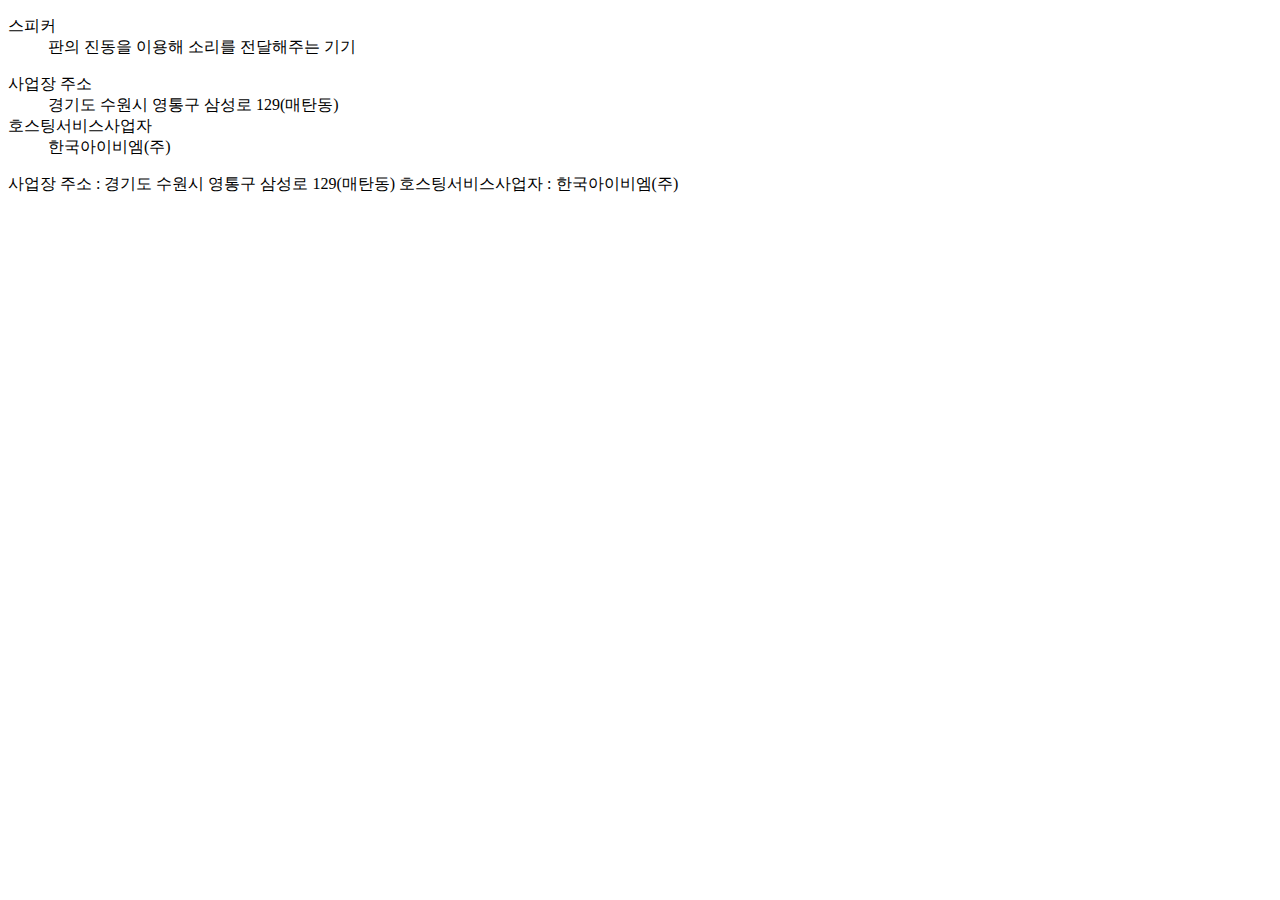
<file: html/dl.html>
<!DOCTYPE html>
<html lang="en">
<head>
    <meta charset="UTF-8">
    <meta name="viewport" content="width=device-width, initial-scale=1.0">
    <title>정의목록</title>
</head>

<body>
    <!-- definition list : 정의 목록 -->

    <dl>
        <!-- definition (정의) term (용어) -->
        <dt>스피커</dt>
        <!-- definition(정의) data(자료) -->
        <dd>판의 진동을 이용해 소리를 전달해주는 기기</dd>
    </dl>
    
    <!-- 사업장 주소 : 경기도 수원시 영동구 삼성로 129(매탄동) 호스팅서비스사업자 : 한국아이비엠(주) -->

    <dl>
        <dt>사업장 주소</dt>
        <dd>경기도 수원시 영통구 삼성로 129(매탄동)</dd>

        <dt>호스팅서비스사업자</dt>
        <dd>한국아이비엠(주)</dd>
    </dl>

    <!-- 위같이 활용은 가능, 하지만 구조가 복잡해지기 때문에 고민해봐야함 -->

    <p>사업장 주소 : 경기도 수원시 영통구 삼성로 129(매탄동) 호스팅서비스사업자 : 한국아이비엠(주)</p>

    <!-- 이렇게 써도 크게 문제가 없다. -->
    
</body>
</html>
</file>
<file: socar/index.css>
img {
    width: 100%;
    display: block;
}

header {
    width: 100%;
    height: 60px;
    background-color: gray;
    position: fixed;
    padding: 0 32px;
    box-sizing: border-box;
    top: 0;
    opacity: 80%;
}

.header-container {
    display: flex;
    justify-content: space-between;
    align-items: center;
}

.socar-link {
    width: 115px;
    height: 26px;
}

.ham-box {
    background-color: transparent;
    border: none;
    width: 36px;
    height: 14px;
    padding: 12px;
    flex-shrink: 0;
    display: block;
    display: flex;
    box-sizing: border-box;
    flex-direction: column;
    justify-content: space-evenly;
}

.ham {
    display: block;
    background-color: white;
    width: 24px;
    height: 3px;
}

main {
    height: 919px;
    background-image: url(img/main_visual_fullscreen.jpg);
    display: flex;
    justify-content: center;
    align-items: center;
}

h2 {
    text-align: center;
    color: #fff;
    font-size: 64px;
    font-weight: bold;
    line-height: 1.4;
    font-family: "AvenirLTPro-Heavy", "sdg-b", sans-serif;
    text-shadow: 1px 1px 2px rgba(0, 0, 0, 0.4);
}

.section-container {
    width: 800px;
    margin: 0 auto;
    display: flex;
    flex-direction: column;
    gap: 8px;
    padding-top: 80px;
    box-sizing: border-box;
}

.section-container > h3 {
    color: #374553;
    font-size: 40px;
    margin-bottom: 16px;
    display: flex;
    align-items: baseline;
    gap: 8px;
}

.section-container > h3::after {
    display: block;
    content: '';
    width: 10px;
    height: 10px;
    border-radius: 50%;
    background-color: 0bb8ff;

}

.section-container > p {
    color: #aaa;
    font-size: 17px;
    line-height: 1.4;
    margin-bottom: 48px;
}
</file>
